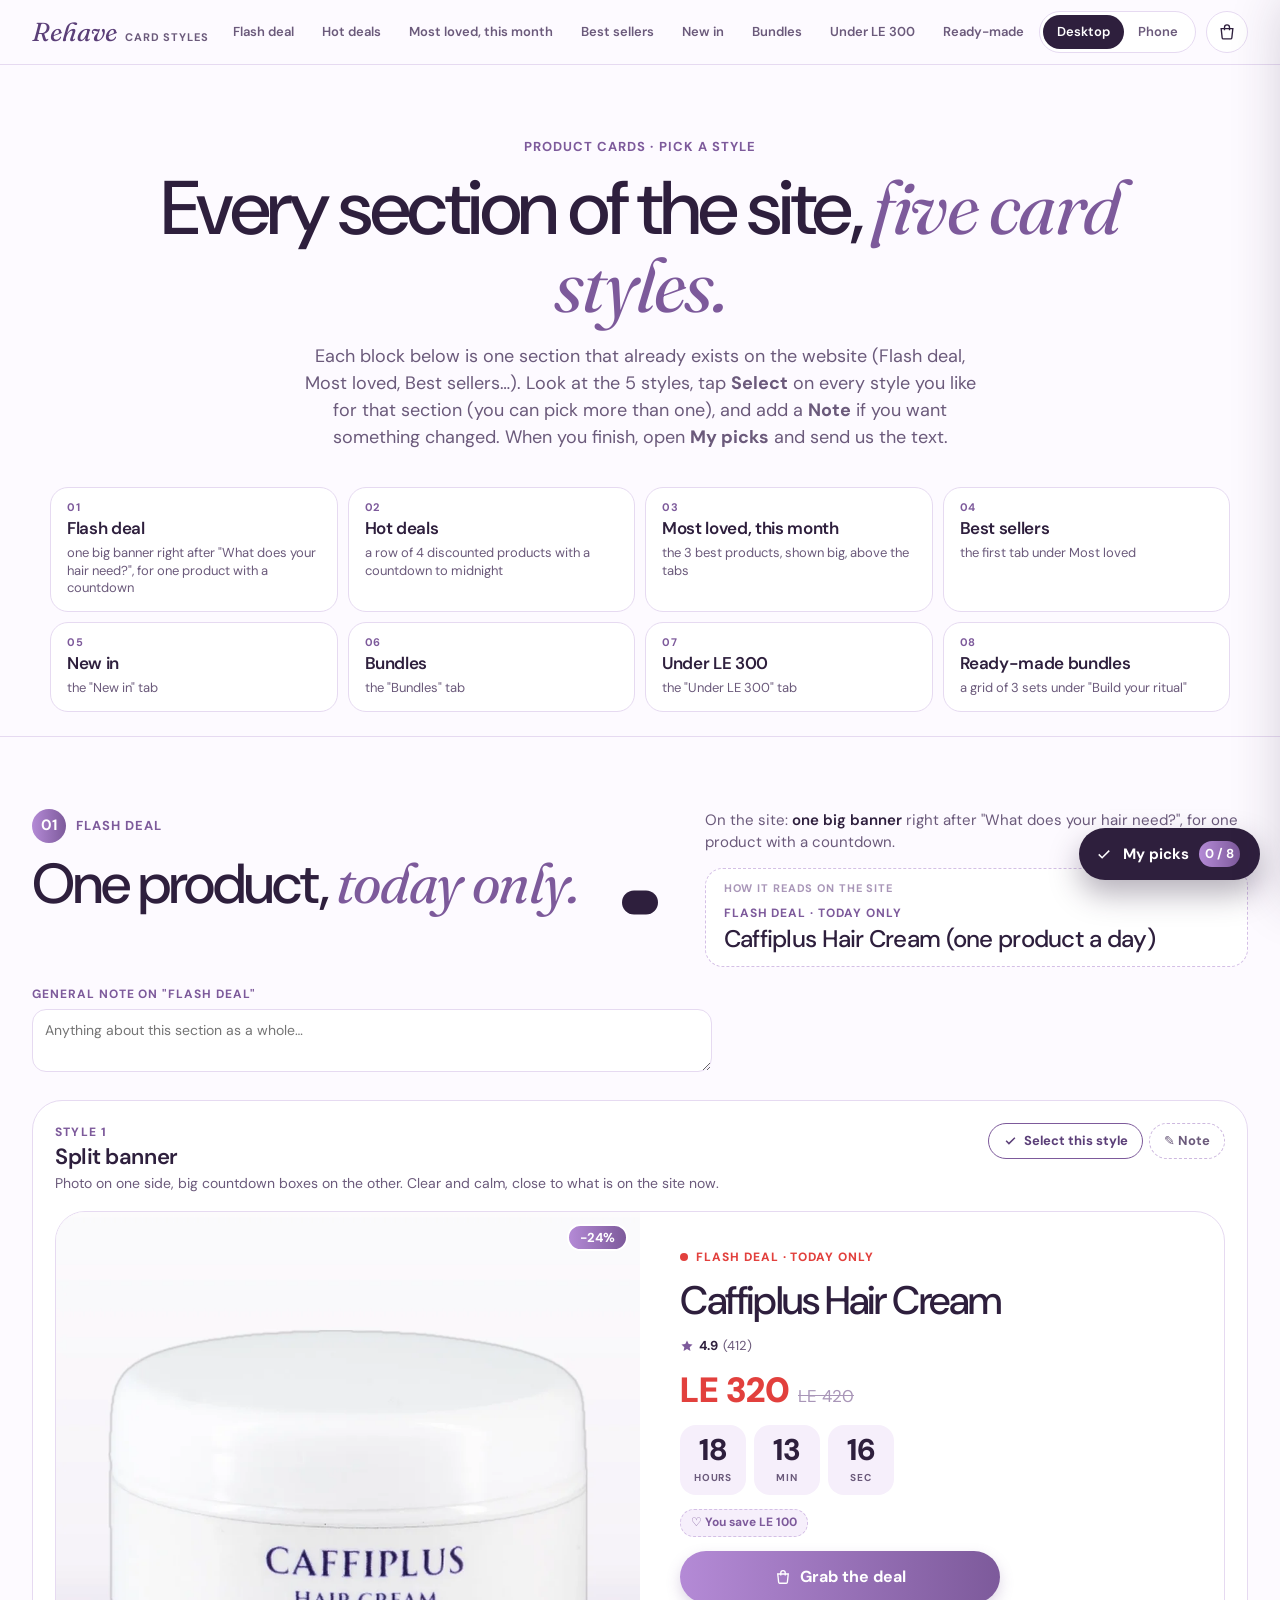
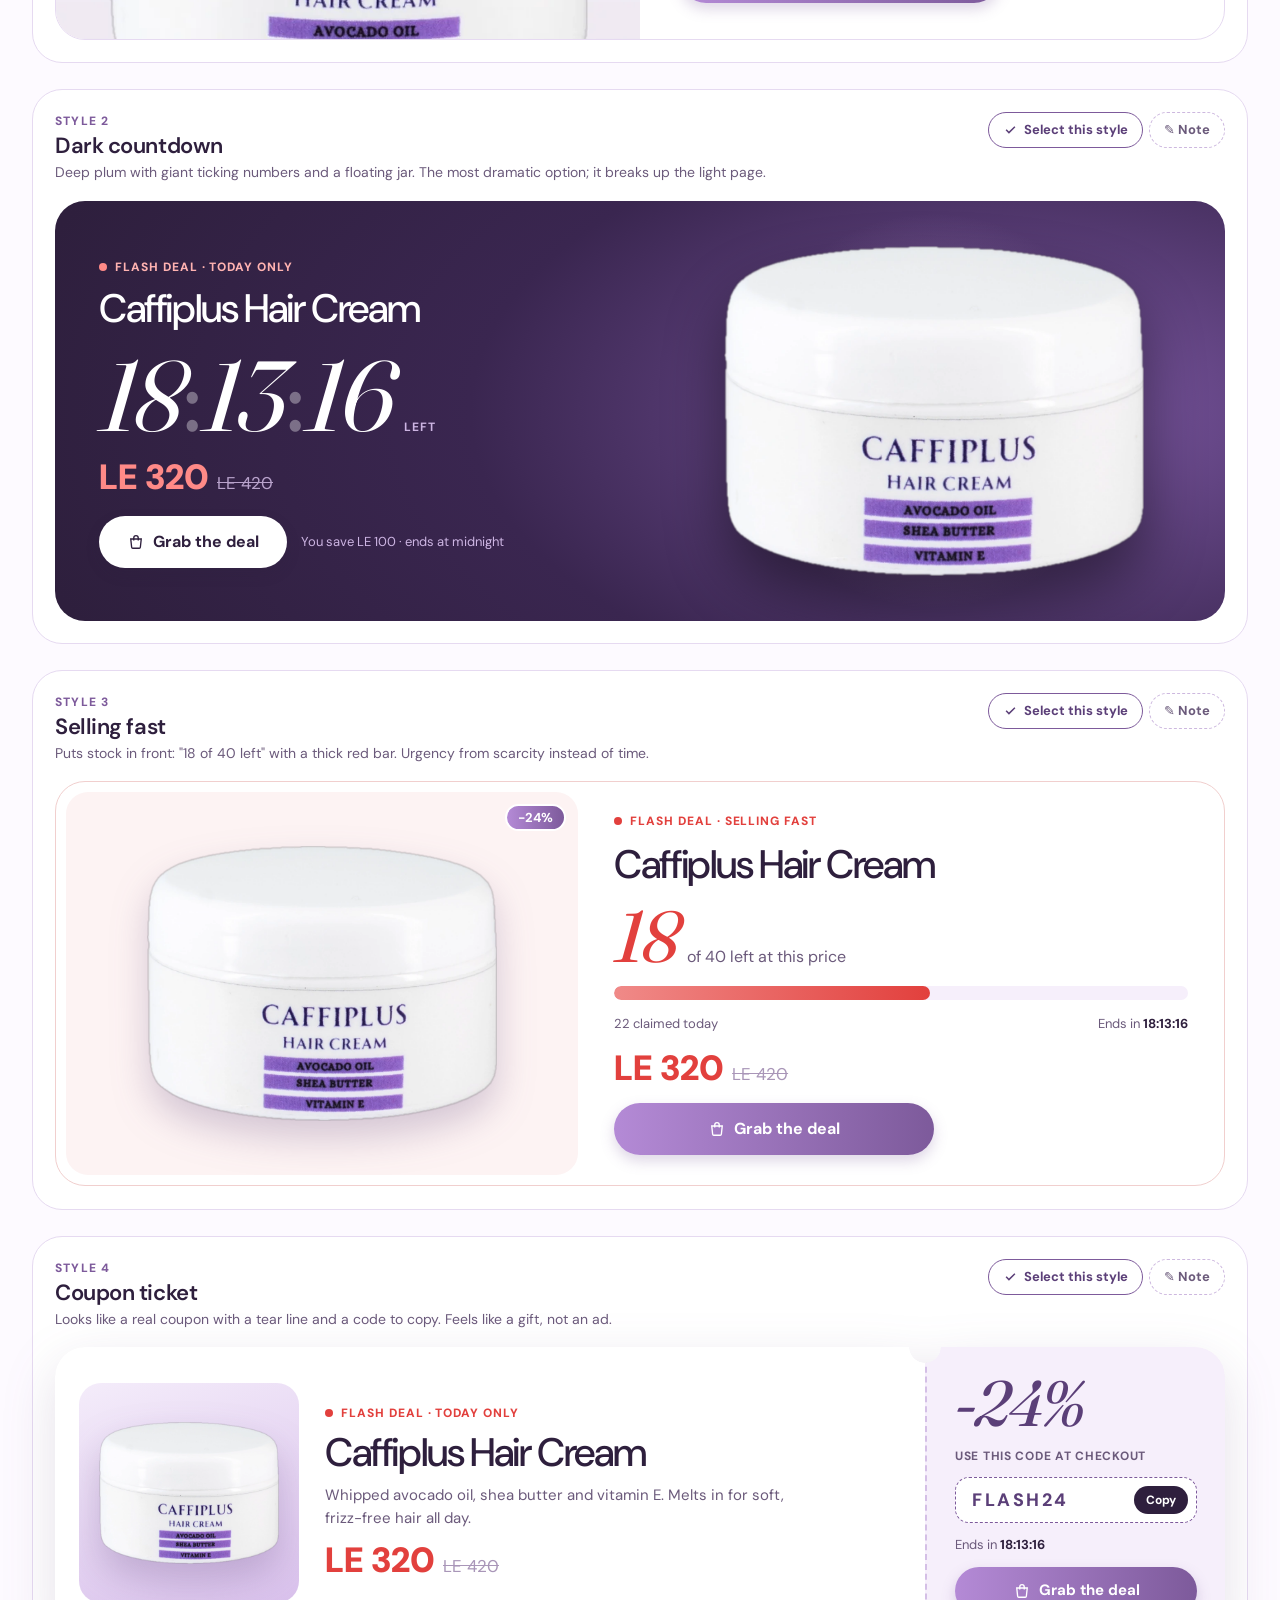
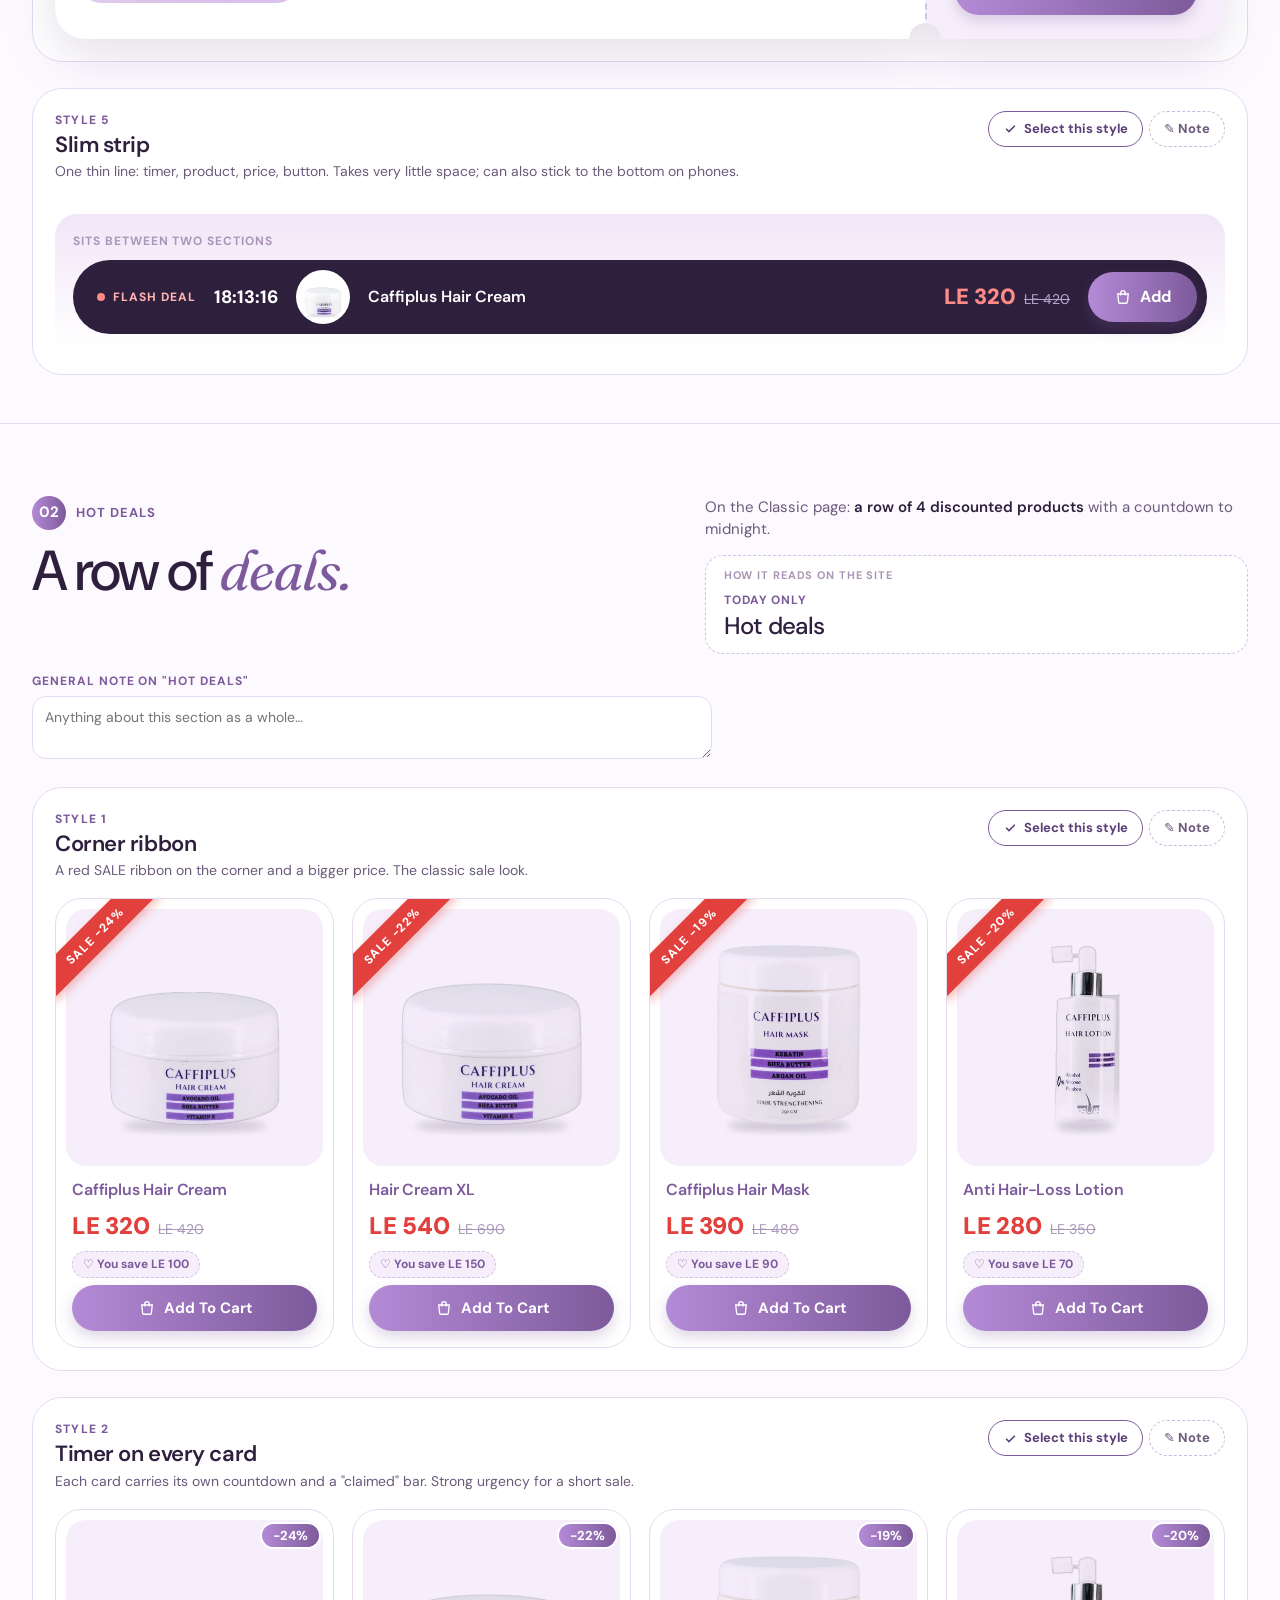
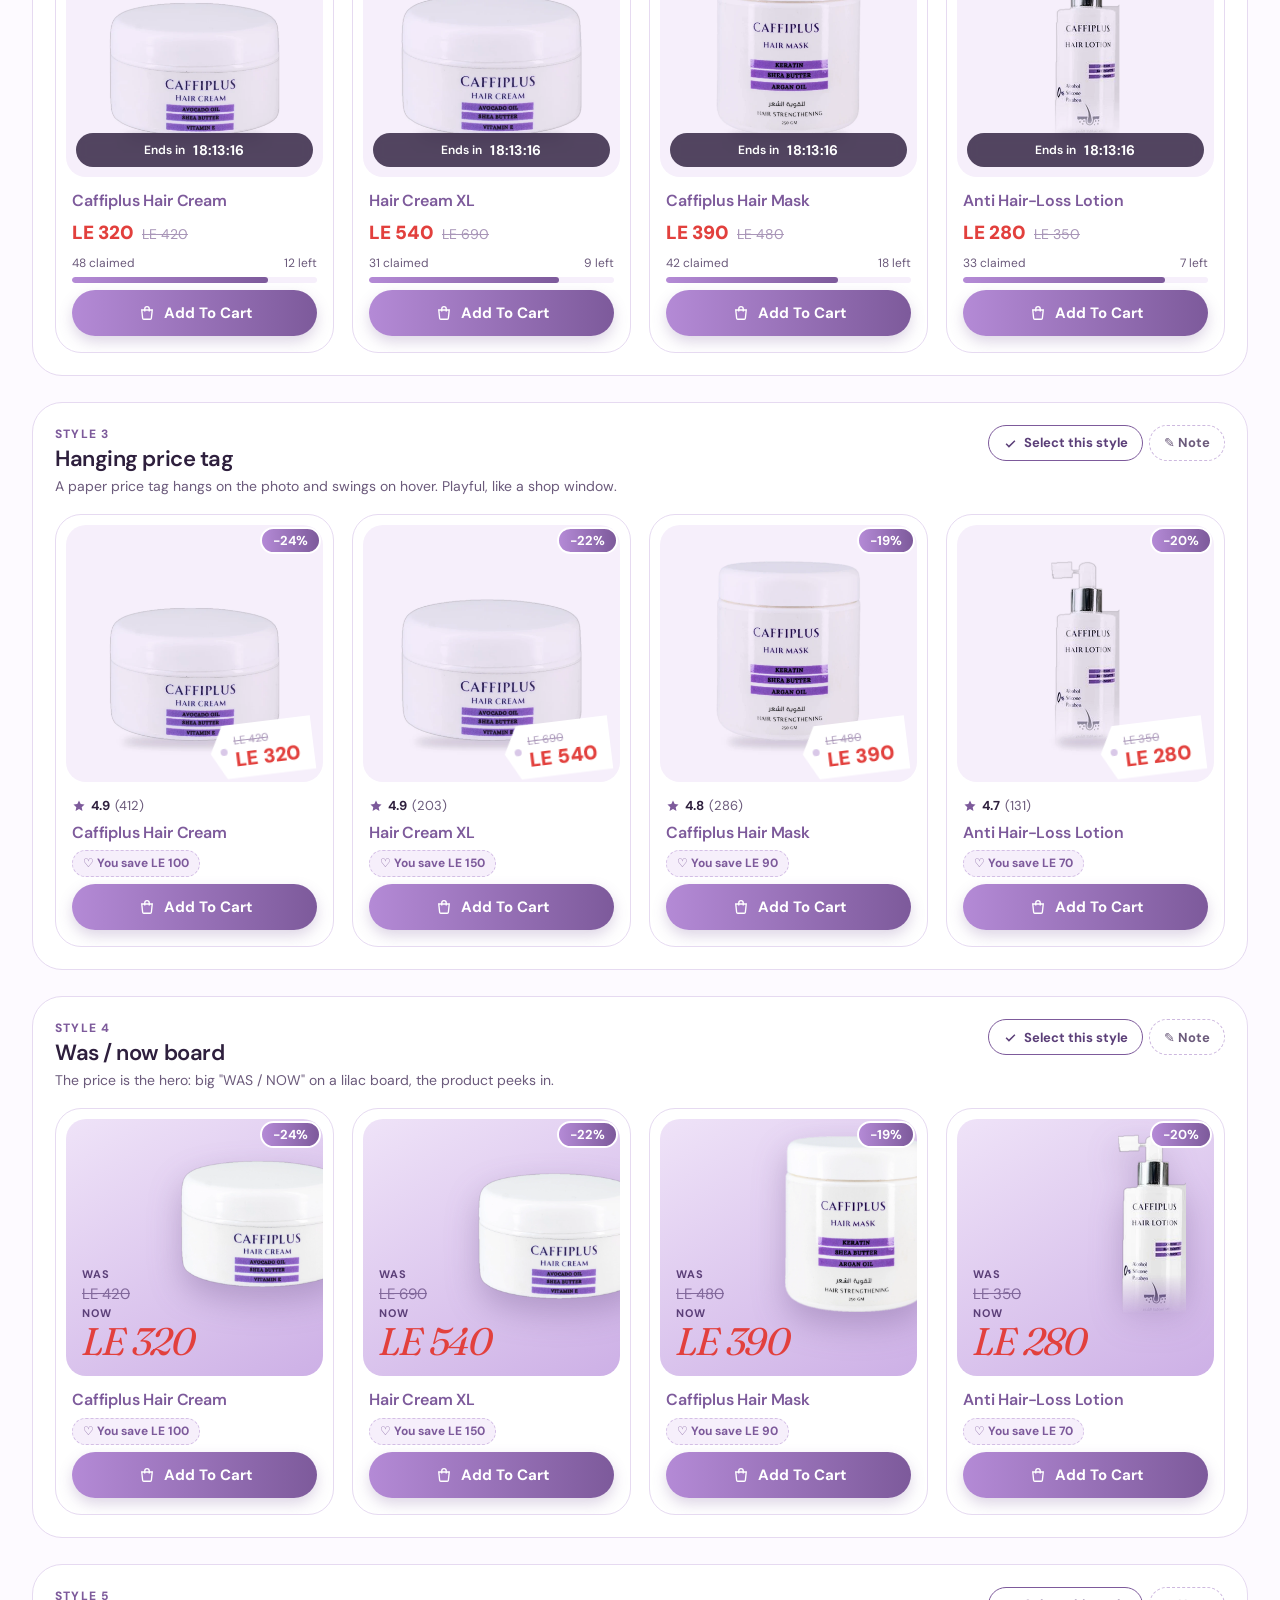
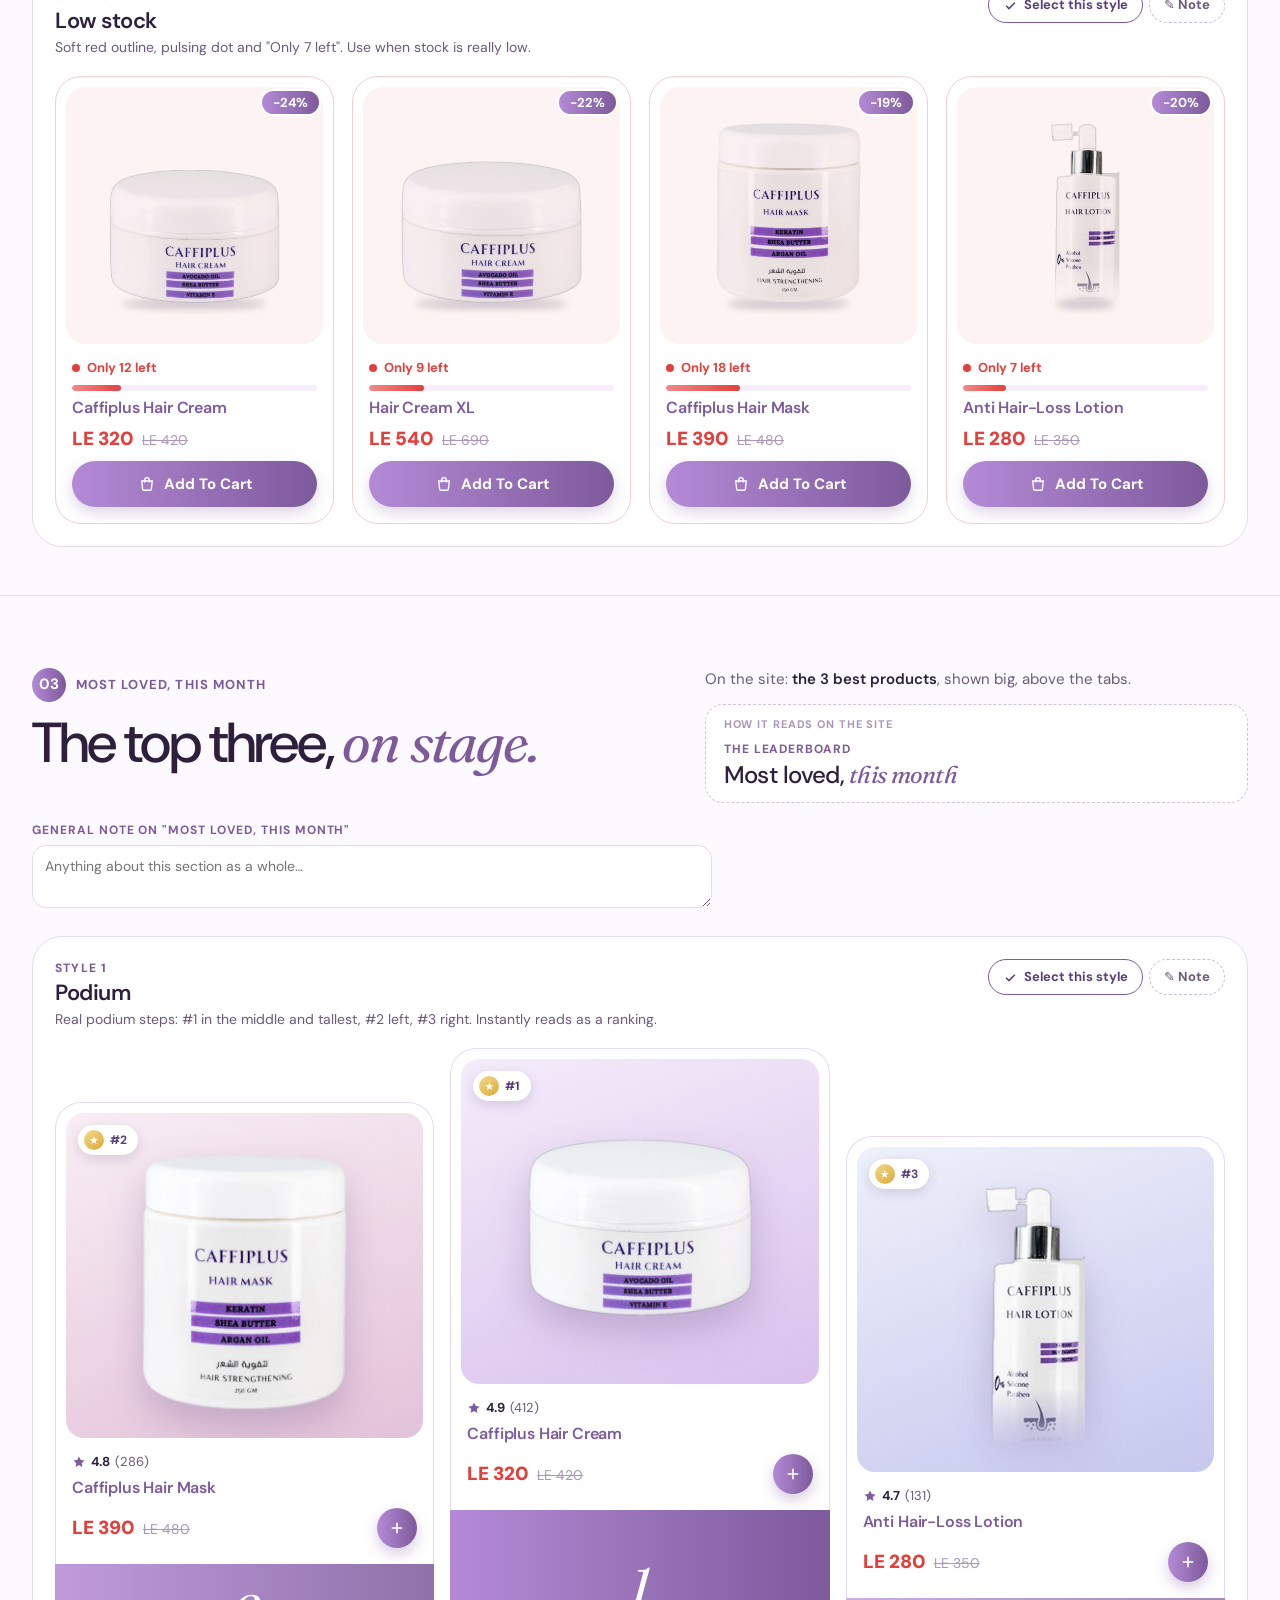
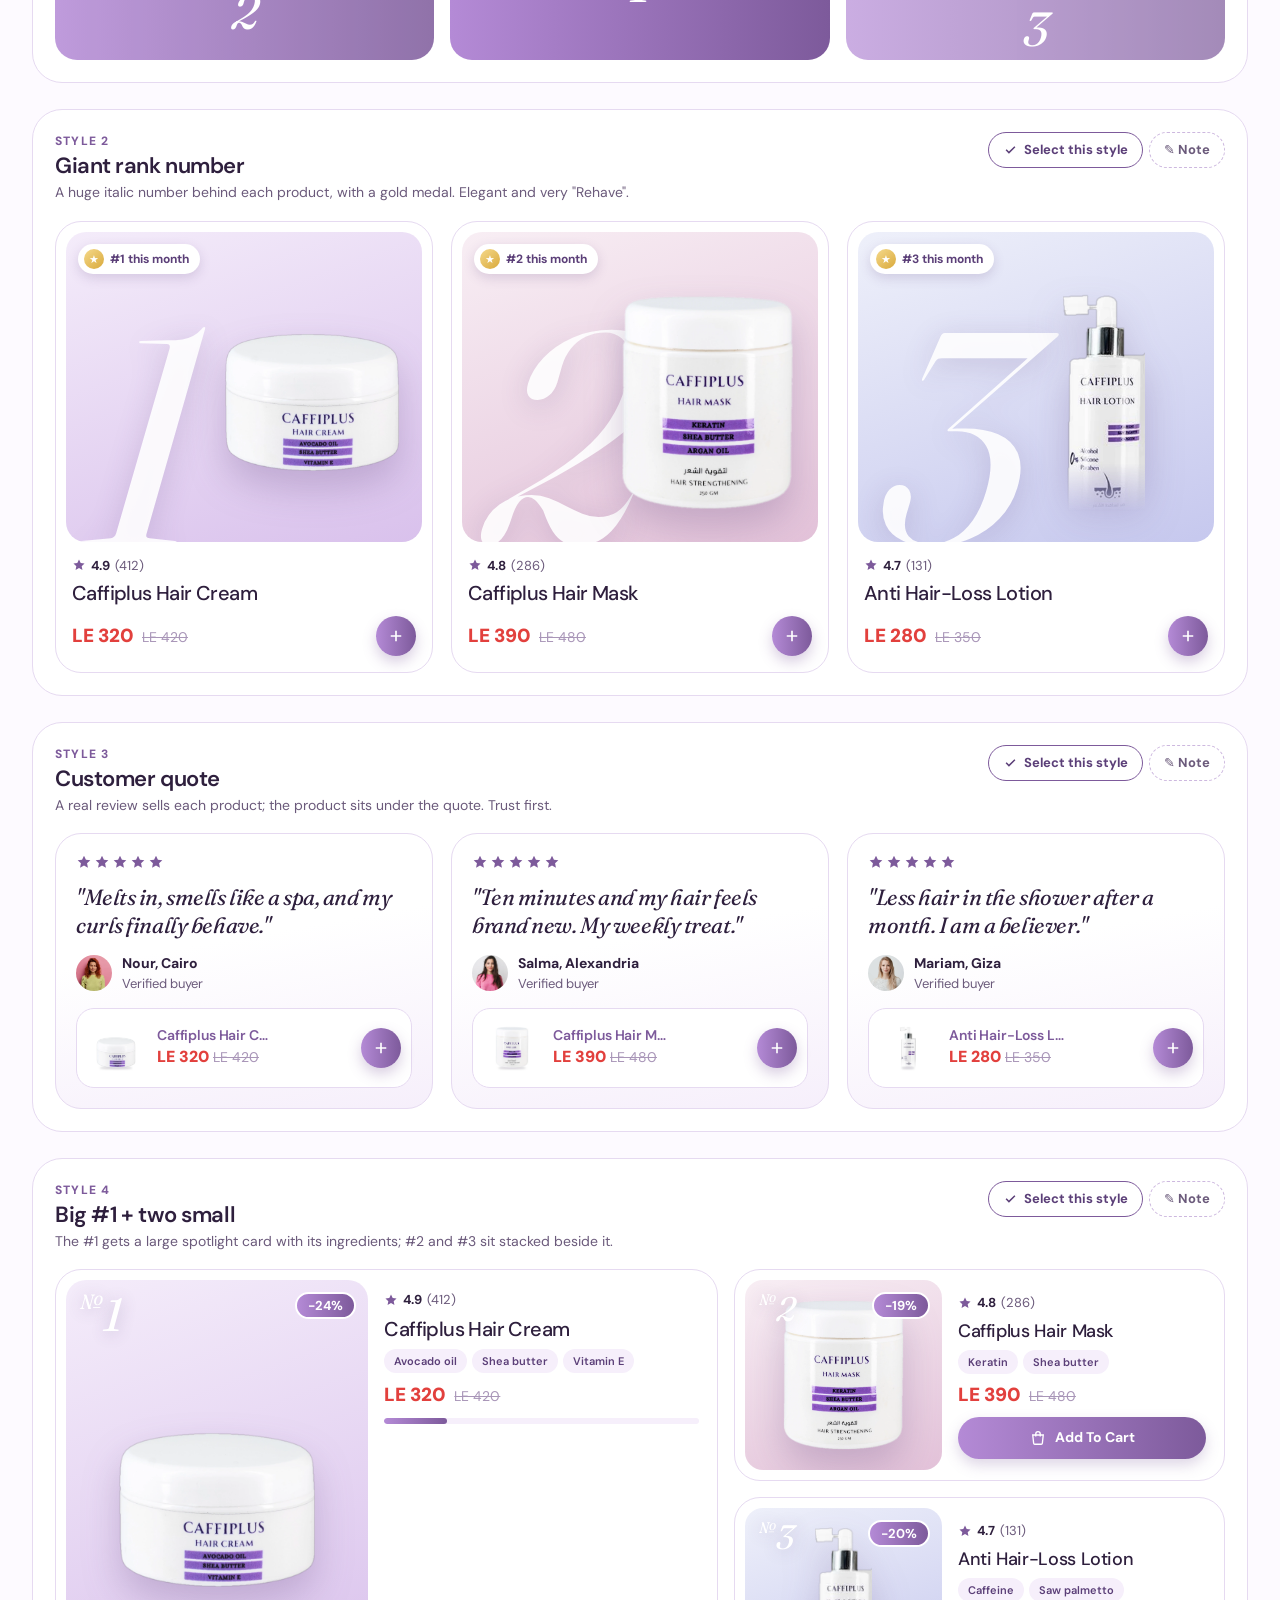
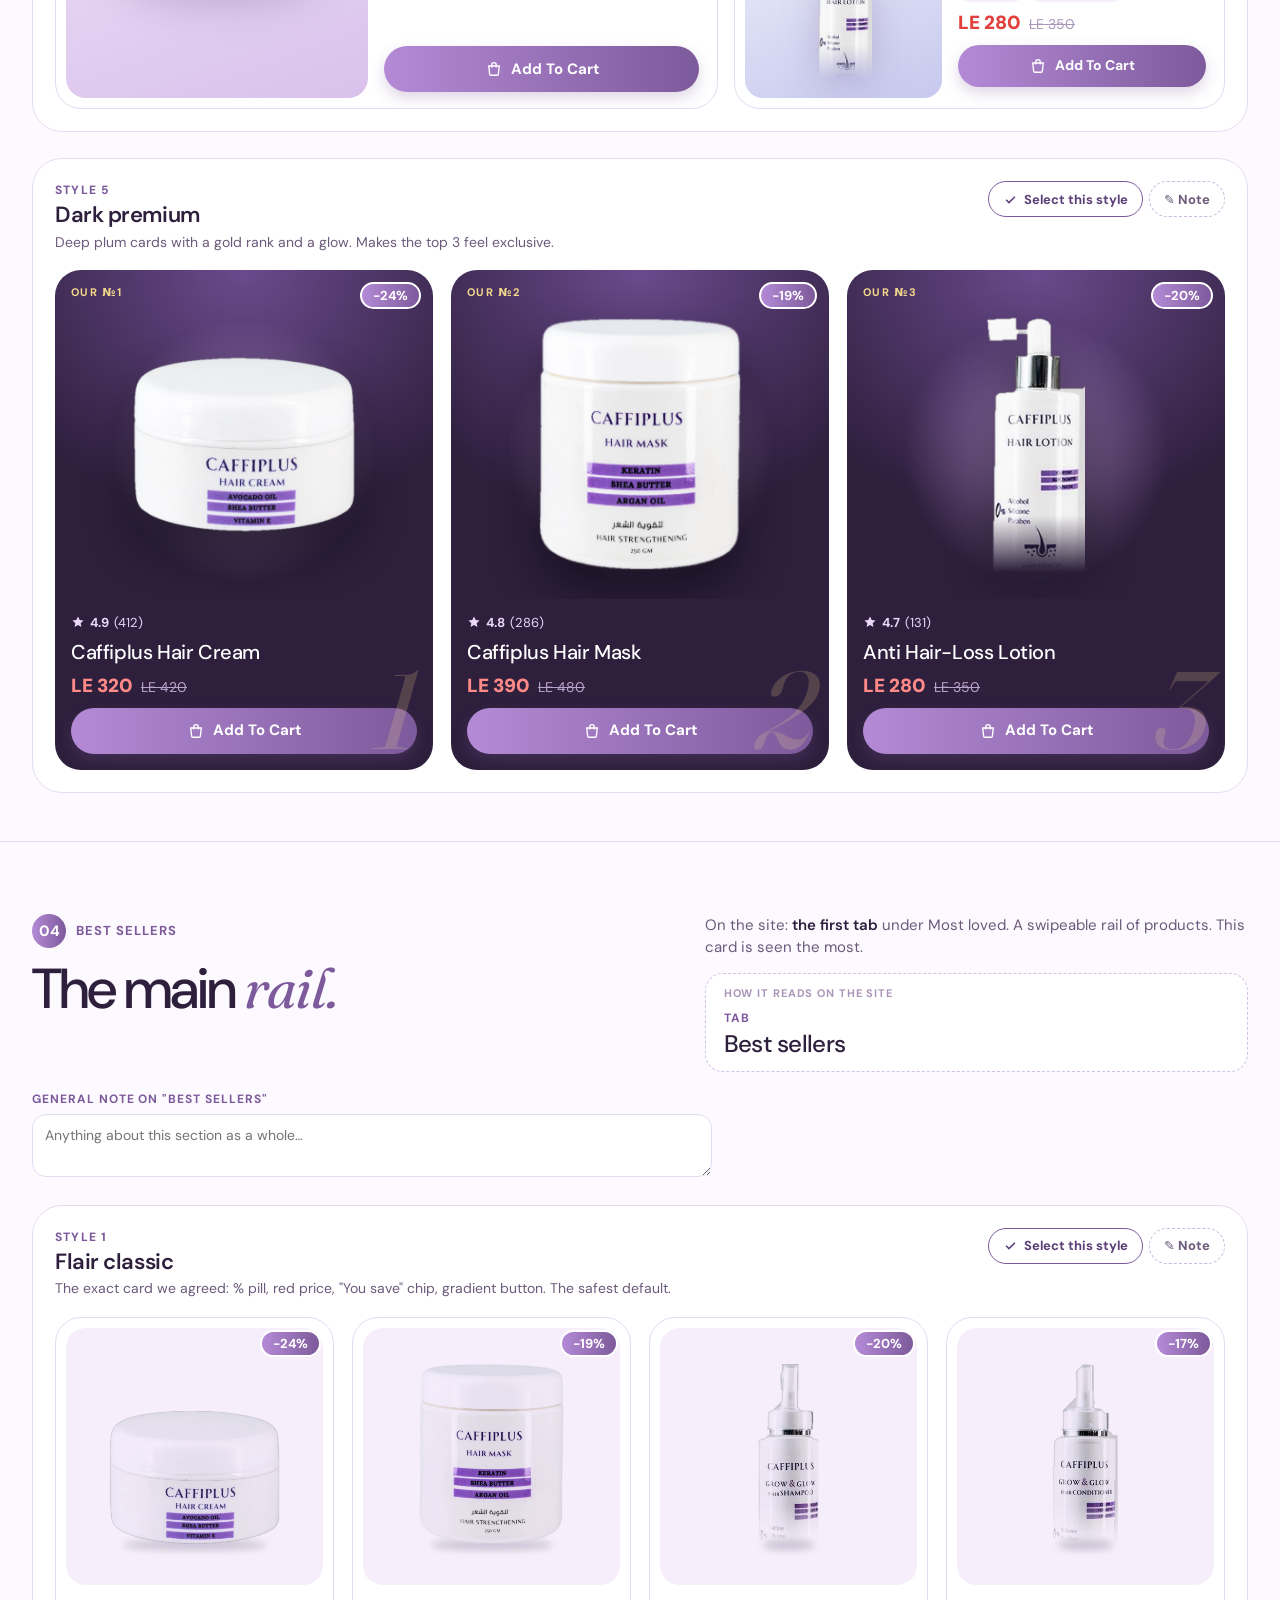
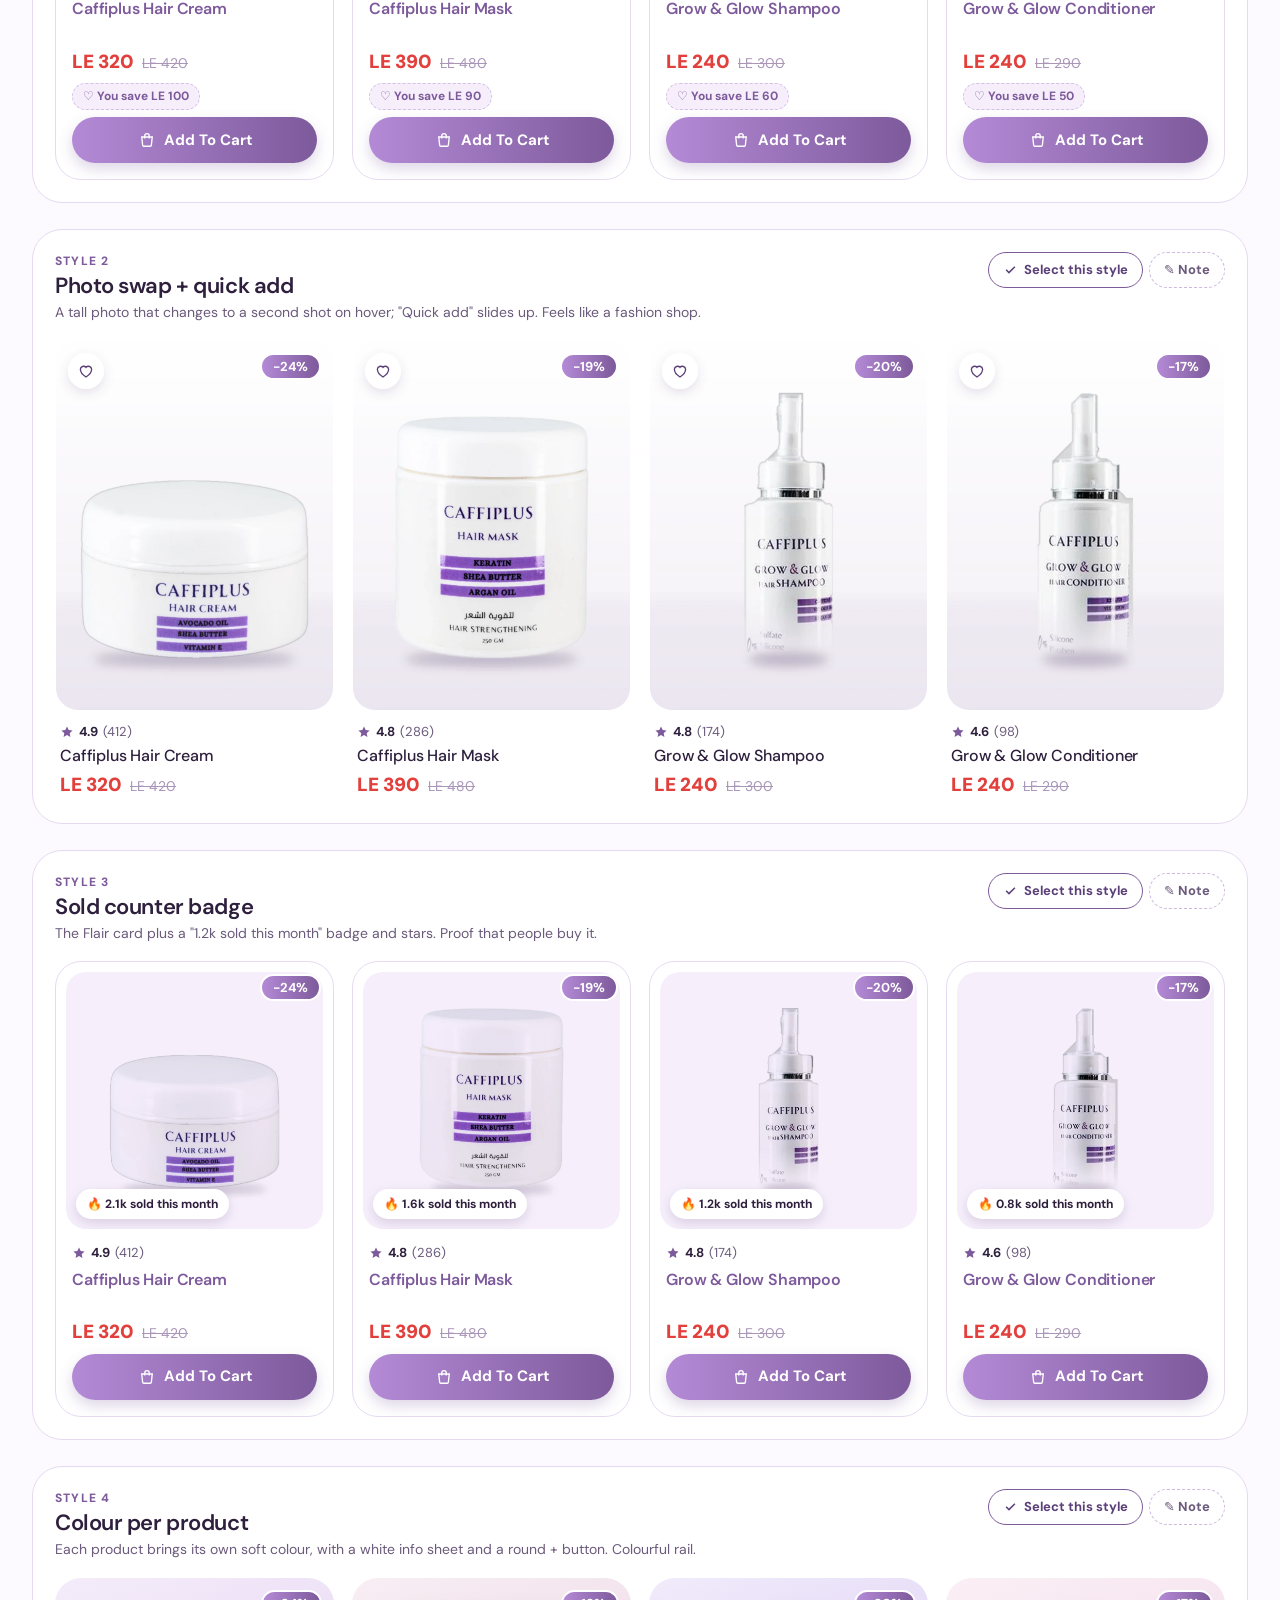
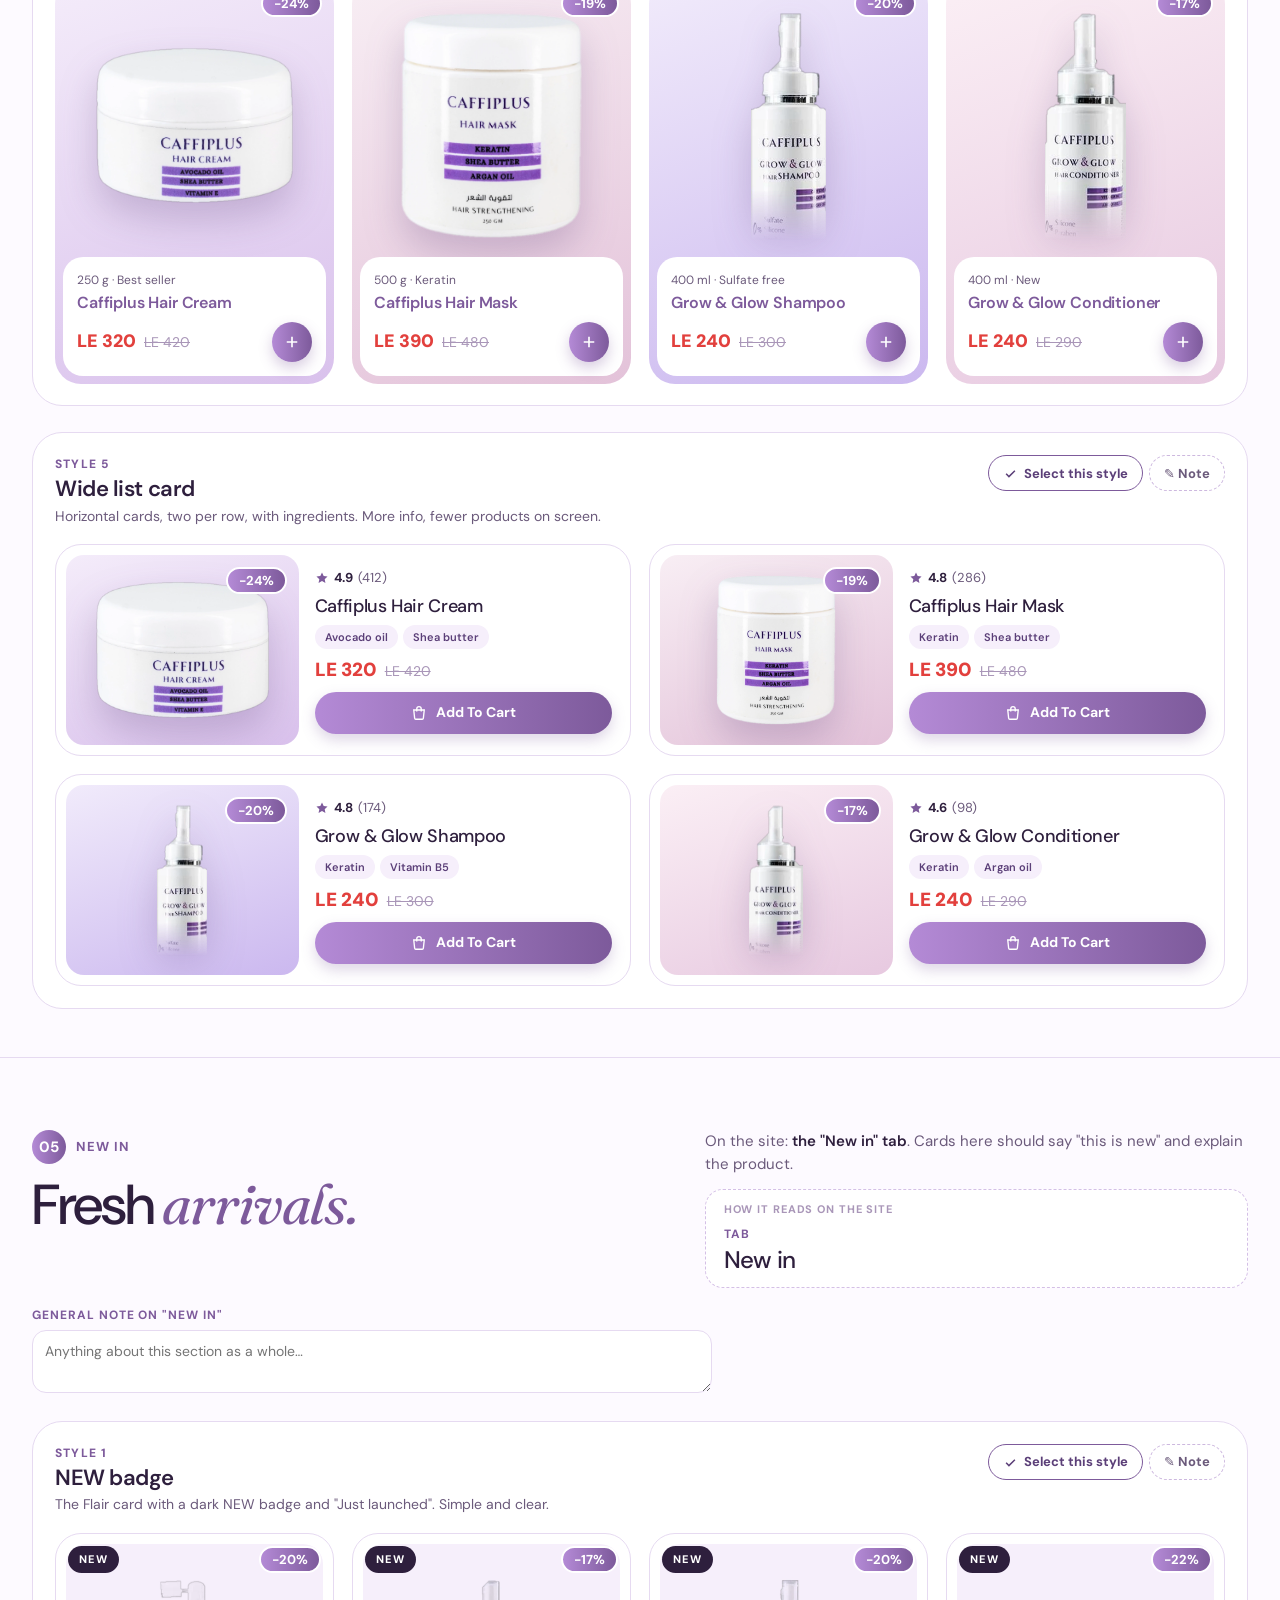
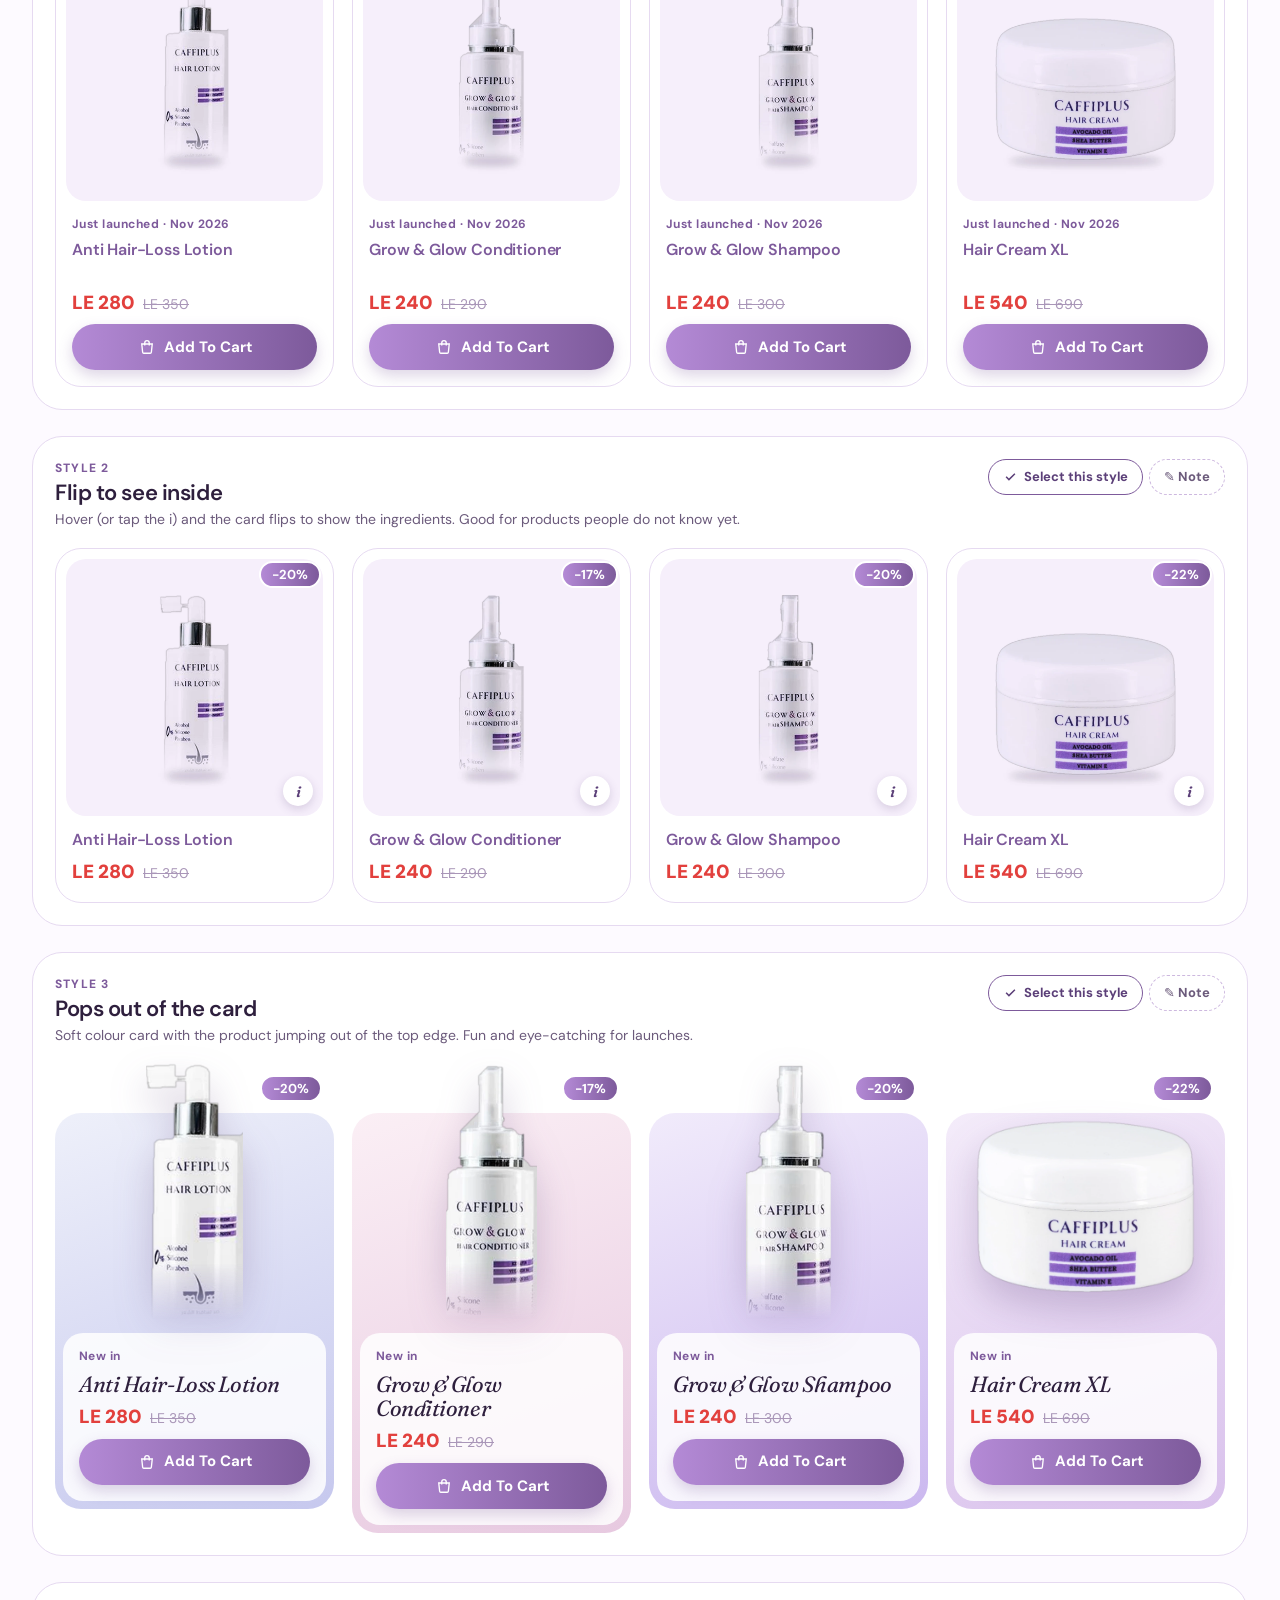
<file: cards.html>
<!doctype html>
<html lang="en">
<head>
<meta charset="utf-8">
<meta name="viewport" content="width=device-width, initial-scale=1">
<title>Rehave Card Styles</title>
<link rel="preconnect" href="https://fonts.googleapis.com">
<link rel="preconnect" href="https://fonts.gstatic.com" crossorigin>
<link href="https://fonts.googleapis.com/css2?family=DM+Sans:opsz,wght@9..40,400;9..40,500;9..40,600;9..40,700;9..40,900&family=Fraunces:ital,opsz,wght@1,9..144,400;1,9..144,500&display=swap" rel="stylesheet">
<style>
/* Rehave card styles: every real section of the site x 5 Flair-based card styles, with select + notes. Standalone preview page. */
:root {
  --ink: #2e1f3d; --ink2: #6b5a7b; --plum: #7d5a9b; --plum-d: #5b3f78; --blush: #b48ad6; --bg: #fdfaff;
  --line: #e6daf1; --grad: linear-gradient(90deg, #b48ad6, #7d5a9b); --red: #e2403d; --soft: #f6effb; --was: #a996b8;
  --serif: "Fraunces", Georgia, serif; --ease: cubic-bezier(.2,.8,.2,1);
}
* { box-sizing: border-box; }
html { -webkit-text-size-adjust: 100%; scroll-behavior: smooth; }
body { margin: 0; background: var(--bg); color: var(--ink); font: 400 16px/1.5 "DM Sans", system-ui, sans-serif; overflow-x: hidden; }
img { display: block; max-width: 100%; }
button { font: inherit; color: inherit; cursor: pointer; border: 0; background: none; padding: 0; }
h3, p { margin: 0; }
.serif { font-family: var(--serif); font-style: italic; font-weight: 400; letter-spacing: -.02em; }
.wrap { max-width: 1360px; margin: 0 auto; padding: 0 16px; }
@media (min-width: 810px) { .wrap { padding: 0 32px; } }

/* ---------- page chrome ---------- */
.top { position: sticky; top: 0; z-index: 40; background: rgba(253,250,255,.88); -webkit-backdrop-filter: blur(12px); backdrop-filter: blur(12px); border-bottom: 1px solid var(--line); }
.top .wrap { display: flex; align-items: center; justify-content: space-between; gap: 12px; height: 64px; }
.brand { font: italic 400 26px/1 var(--serif); color: var(--plum-d); white-space: nowrap; }
.brand small { margin-left: 8px; font: 700 11px/1 "DM Sans"; letter-spacing: .08em; text-transform: uppercase; color: var(--ink2); font-style: normal; }
.jump { display: flex; gap: 4px; overflow-x: auto; scrollbar-width: none; }
.jump a { padding: 7px 12px; border-radius: 999px; font-size: 13px; font-weight: 600; color: var(--ink2); text-decoration: none; white-space: nowrap; }
.jump a:hover { background: var(--soft); color: var(--plum-d); }
.top-r { display: flex; align-items: center; gap: 10px; }
.seg { display: flex; padding: 3px; border: 1px solid var(--line); border-radius: 999px; background: #fff; }
.seg button { padding: 7px 14px; border-radius: 999px; font-size: 13px; font-weight: 600; color: var(--ink2); }
.seg button[aria-pressed="true"] { background: var(--ink); color: #fff; }
.bag { position: relative; display: grid; place-items: center; width: 42px; height: 42px; flex-shrink: 0; border-radius: 50%; background: #fff; border: 1px solid var(--line); }
.bag svg { width: 20px; height: 20px; fill: none; stroke: var(--ink); stroke-width: 1.6; }
.bag b { position: absolute; top: -4px; right: -4px; min-width: 20px; height: 20px; padding: 0 5px; border-radius: 999px; background: var(--red); color: #fff; font-size: 11px; line-height: 20px; text-align: center; transform: scale(0); transition: transform .3s cubic-bezier(.3,1.6,.5,1); }
.bag b.on { transform: scale(1); }
.bag.bump { animation: bump .45s; }
@keyframes bump { 40% { transform: scale(1.18); } }
@media (max-width: 1080px) { .jump { display: none; } }
@media (max-width: 560px) { .seg { display: none; } .brand small { display: none; } }

.intro { padding: 72px 0 24px; text-align: center; }
.eyebrow { margin: 0; font-size: 13px; font-weight: 700; letter-spacing: .08em; text-transform: uppercase; color: var(--plum); }
h1 { margin: 12px auto 0; max-width: 960px; font-size: clamp(40px, 6vw, 76px); line-height: 1; letter-spacing: -.045em; font-weight: 500; }
h1 em, h2 em { color: var(--plum); }
.lead { margin: 18px auto 0; max-width: 680px; font-size: 18px; color: var(--ink2); }
.cats { display: grid; grid-template-columns: repeat(5, 1fr); gap: 10px; margin: 36px auto 0; max-width: 1080px; }
.cats a { display: flex; flex-direction: column; gap: 3px; padding: 14px 16px; border: 1.5px solid var(--line); border-radius: 18px; background: #fff; text-align: left; color: inherit; text-decoration: none; transition: border-color .25s, transform .25s; }
.cats a:hover { border-color: var(--blush); transform: translateY(-3px); }
.cats i { font: normal 700 11px/1 "DM Sans"; letter-spacing: .08em; color: var(--plum); text-transform: uppercase; }
.cats b { font-size: 17px; font-weight: 600; letter-spacing: -.02em; }
.cats span { font-size: 13px; color: var(--ink2); line-height: 1.35; }
@media (max-width: 900px) { .cats { grid-template-columns: repeat(2, 1fr); } }

.cats { grid-template-columns: repeat(4, 1fr); max-width: 1180px; }
@media (max-width: 900px) { .cats { grid-template-columns: repeat(2, 1fr); } }

/* ---------- one block per real site section ---------- */
.cat { padding: 72px 0 48px; border-top: 1px solid var(--line); scroll-margin-top: 64px; }
.cat-head { display: grid; gap: 18px 48px; align-items: start; margin-bottom: 18px; }
@media (min-width: 900px) { .cat-head { grid-template-columns: 1.15fr 1fr; } }
.cat-k { display: inline-flex; align-items: center; gap: 10px; }
.cat-k b { display: grid; place-items: center; width: 34px; height: 34px; border-radius: 50%; background: var(--grad); color: #fff; font-size: 15px; }
h2 { margin: 12px 0 0; font-size: clamp(34px, 4.4vw, 58px); line-height: 1; letter-spacing: -.035em; font-weight: 500; }
.cat-why { margin: 0; color: var(--ink2); font-size: 15px; }
.cat-why strong { color: var(--ink); font-weight: 600; }
.site-h { margin-top: 14px; padding: 14px 18px; border: 1.5px dashed #d4bfe6; border-radius: 18px; background: #fff; }
.site-h small { display: block; font: 700 11px/1 "DM Sans"; letter-spacing: .08em; text-transform: uppercase; color: var(--was); }
.site-h .se { display: block; margin-top: 10px; font-size: 12px; font-weight: 700; letter-spacing: .08em; text-transform: uppercase; color: var(--plum); }
.site-h .st { display: block; margin-top: 4px; font-size: 24px; line-height: 1.1; letter-spacing: -.03em; font-weight: 500; color: var(--ink); }
.site-h .st em { font-family: var(--serif); font-style: italic; font-weight: 400; color: var(--plum); }

.styles { display: grid; gap: 26px; }
.spec { position: relative; min-width: 0; margin: 0; padding: 22px; border: 1.5px solid var(--line); border-radius: 30px; background: #fff; transition: background .25s, border-color .25s, box-shadow .25s; }
.spec.chosen { background: #f6eefc; border-color: var(--plum); box-shadow: 0 0 0 3px rgba(125,90,155,.16); }
.spec-h { display: flex; flex-wrap: wrap; align-items: flex-start; justify-content: space-between; gap: 12px 24px; margin-bottom: 18px; }
.spec-h figcaption { display: flex; flex-direction: column; gap: 3px; flex: 1 1 320px; min-width: 0; }
.spec-h .sn { font-size: 12px; font-weight: 800; letter-spacing: .1em; text-transform: uppercase; color: var(--plum); }
.spec-h figcaption b { font-size: 22px; font-weight: 600; letter-spacing: -.02em; line-height: 1.2; }
.spec-h figcaption span:last-child { font-size: 14px; color: var(--ink2); line-height: 1.45; }
.spec > .note { margin: -4px 0 18px; }
.spec.open > .note { display: block; }
@media (max-width: 560px) { .spec { padding: 16px 12px; border-radius: 24px; } .spec-h figcaption b { font-size: 19px; } }

.stage { container-type: inline-size; margin: 0 auto; max-width: 100%; transition: max-width .45s var(--ease); }
body.phone .stage { max-width: 390px; padding: 16px 12px; border: 1.5px solid var(--line); border-radius: 36px; background: var(--bg); box-shadow: 0 30px 60px -30px rgba(91,63,120,.35); }
.g4, .g3, .g2 { display: grid; gap: 18px; align-items: start; }
.g4 { grid-template-columns: repeat(4, minmax(0, 1fr)); }
.g3 { grid-template-columns: repeat(3, minmax(0, 1fr)); }
.g2 { grid-template-columns: repeat(2, minmax(0, 1fr)); }
.one { max-width: 440px; }
.narrow { max-width: 560px; }
@container (max-width: 980px) { .g4 { grid-template-columns: repeat(2, minmax(0, 1fr)); } }
@container (max-width: 860px) { .g3 { grid-template-columns: repeat(2, minmax(0, 1fr)); } .g2 { grid-template-columns: 1fr; } }
/* on phone, rails swipe sideways like on the site */
@container (max-width: 560px) {
  .g4, .g3 { grid-template-columns: none; grid-auto-flow: column; grid-auto-columns: var(--cw, 64%); gap: 10px; overflow-x: auto; scroll-snap-type: x mandatory; padding-bottom: 6px; scrollbar-width: none; }
  .g3 { --cw: 84%; }
  .g4 > *, .g3 > * { scroll-snap-align: start; }
}
.swipe { display: none; margin-top: 8px; font-size: 12px; color: var(--was); text-align: center; }
@container (max-width: 560px) { .swipe { display: block; } }
/* ---------- shared Flair parts ---------- */
.card { position: relative; display: flex; flex-direction: column; min-width: 0; overflow: hidden; background: #fff; border: 1.5px solid var(--line); border-radius: 26px; transition: transform .35s var(--ease), border-color .35s, box-shadow .35s; }
.card:hover { transform: translateY(-5px); border-color: var(--blush); box-shadow: 0 20px 40px rgba(125,90,155,.18); }
.off { position: absolute; top: 12px; right: 12px; z-index: 3; padding: 5px 11px; border: 2px solid #fff; border-radius: 999px; background: var(--grad); color: #fff; font: 700 13px/1 "DM Sans"; }
.name { color: var(--plum); font-size: 16px; font-weight: 600; line-height: 1.3; letter-spacing: -.01em; }
.price { display: flex; flex-wrap: wrap; align-items: baseline; column-gap: 8px; }
.now { color: var(--red); font-size: 19px; font-weight: 900; line-height: 1.5; }
.was { color: var(--was); font-size: 14px; text-decoration: line-through; }
.save { align-self: flex-start; padding: 3px 10px; border: 1px dashed #d4bfe6; border-radius: 999px; background: var(--soft); color: var(--plum); font-size: 12px; font-weight: 700; line-height: 1.6; white-space: nowrap; }
.rate { display: inline-flex; align-items: center; gap: 5px; font-size: 13px; color: var(--ink2); }
.rate svg { width: 14px; height: 14px; fill: var(--plum); }
.rate b { color: var(--ink); }
.btn { display: flex; align-items: center; justify-content: center; gap: 8px; width: 100%; height: 46px; padding: 0 16px; border-radius: 999px; background: var(--grad); box-shadow: 0 6px 14px rgba(125,90,155,.25); color: #fff; font-size: 15px; font-weight: 700; white-space: nowrap; transition: filter .2s, transform .2s, background .2s; }
.btn:hover { filter: brightness(1.08); }
.btn:active { transform: scale(.97); }
.btn svg { width: 18px; height: 18px; flex-shrink: 0; fill: none; stroke: currentColor; stroke-width: 1.8; }
.btn.ok { background: var(--ink); }
.btn.light { background: #fff; color: var(--ink); box-shadow: 0 6px 14px rgba(46,31,61,.18); }
.btn.light.ok { background: var(--ink); color: #fff; }
.rnd { display: grid; place-items: center; width: 40px; height: 40px; flex-shrink: 0; border-radius: 50%; background: var(--grad); color: #fff; box-shadow: 0 6px 14px rgba(125,90,155,.3); transition: transform .25s; }
.rnd:hover { transform: rotate(90deg) scale(1.06); }
.rnd svg { width: 18px; height: 18px; fill: none; stroke: currentColor; stroke-width: 2.2; }
.step { display: flex; align-items: center; height: 40px; border-radius: 999px; background: var(--ink); color: #fff; animation: grow .35s cubic-bezier(.3,1.4,.5,1); transform-origin: right center; }
.step button { width: 32px; height: 40px; font-size: 18px; font-weight: 600; color: #fff; }
.step span { min-width: 16px; text-align: center; font-size: 14px; font-weight: 700; }
@keyframes grow { from { transform: scaleX(.4); opacity: 0; } }
.heart { position: absolute; top: 12px; left: 12px; z-index: 3; display: grid; place-items: center; width: 36px; height: 36px; border-radius: 50%; background: rgba(255,255,255,.9); box-shadow: 0 4px 12px rgba(91,63,120,.15); transition: transform .2s; }
.heart svg { width: 18px; height: 18px; fill: none; stroke: var(--plum-d); stroke-width: 1.8; transition: fill .2s; }
.heart[aria-pressed="true"] svg { fill: var(--red); stroke: var(--red); }
.heart:active { transform: scale(.85); }
.media { position: relative; overflow: hidden; background: var(--soft); }
.media > img { width: 100%; height: 100%; object-fit: cover; transition: transform .6s var(--ease), opacity .45s; }
.cut { object-fit: contain !important; filter: drop-shadow(0 18px 18px rgba(91,63,120,.25)); }
.bar { display: block; height: 6px; border-radius: 999px; background: var(--soft); overflow: hidden; }
.bar i { display: block; height: 100%; border-radius: inherit; background: var(--grad); }
.pad { display: flex; flex: 1; flex-direction: column; gap: 7px; padding: 14px 16px 16px; }
.sq { aspect-ratio: 1; margin: 10px 10px 0; border-radius: 20px; }
.sq > img { mix-blend-mode: multiply; }

/* ================= 1. STANDARD ================= */
.s1:hover .media > img { transform: scale(1.05); }
.s1 .name { min-height: 2.6em; }
.s1 .btn { margin-top: auto; }
/* S2 Hover reveal */
.s2 { border-color: transparent; background: transparent; overflow: visible; }
.s2:hover { border-color: transparent; box-shadow: none; }
.s2 .media { aspect-ratio: 3 / 4; border-radius: 22px; }
.s2 .media .b { position: absolute; inset: 0; opacity: 0; }
.s2:hover .media .b { opacity: 1; transform: scale(1.03); }
.s2 .qa { position: absolute; left: 10px; right: 10px; bottom: 10px; z-index: 3; transform: translateY(130%); transition: transform .4s var(--ease); }
.s2:hover .qa, .s2:focus-within .qa { transform: none; }
@media (hover: none) { .s2 .qa { transform: none; } }
.s2 .btn { height: 42px; font-size: 14px; }
.s2 .pad { padding: 12px 4px 0; gap: 4px; }
.s2 .name { color: var(--ink); font-weight: 500; }
/* S3 Tinted */
.s3 { border: 0; background: var(--g); }
.s3 .media { aspect-ratio: 1; background: transparent; }
.s3 .media > img { position: absolute; left: 14%; top: 12%; width: 72%; height: 82%; }
.s3:hover .media > img { transform: translateY(-8px) rotate(-3deg); }
.s3 .sheet { display: flex; flex-direction: column; gap: 4px; margin: 0 8px 8px; padding: 14px; border-radius: 20px; background: #fff; }
.s3 .sheet small { font-size: 12px; color: var(--ink2); }
.s3 .foot { display: flex; align-items: center; justify-content: space-between; gap: 8px; margin-top: 4px; }
.s3 .now { font-size: 18px; }
/* S4 Flip */
.s4 { border: 0; background: transparent; overflow: visible; perspective: 1200px; }
.s4:hover { box-shadow: none; }
.s4 .inner { display: grid; transition: transform .7s var(--ease); transform-style: preserve-3d; }
.s4 .face { grid-area: 1 / 1; position: relative; display: flex; flex-direction: column; overflow: hidden; border: 1.5px solid var(--line); border-radius: 26px; background: #fff; -webkit-backface-visibility: hidden; backface-visibility: hidden; }
.s4 .back { transform: rotateY(180deg); padding: 18px; gap: 10px; background: linear-gradient(170deg, #fff, var(--soft)); border-color: var(--blush); }
@media (hover: hover) { .s4:hover .inner { transform: rotateY(180deg); } }
.s4.flipped .inner { transform: rotateY(180deg); }
.s4 .info { position: absolute; bottom: 10px; right: 10px; z-index: 3; display: grid; place-items: center; width: 30px; height: 30px; border-radius: 50%; background: #fff; color: var(--plum-d); font: italic 600 15px/1 var(--serif); box-shadow: 0 3px 10px rgba(91,63,120,.2); }
.s4 .back h4 { margin: 0; font-size: 12px; font-weight: 700; letter-spacing: .08em; text-transform: uppercase; color: var(--plum); }
.s4 .back ul { margin: 0; padding: 0; list-style: none; display: grid; gap: 8px; }
.s4 .back li { display: flex; align-items: center; gap: 8px; font-size: 14px; font-weight: 600; }
.s4 .back li::before { content: ""; width: 8px; height: 8px; border-radius: 50%; background: var(--grad); flex-shrink: 0; }
.s4 .back p { font-size: 13px; color: var(--ink2); line-height: 1.45; }
.s4 .back .btn { margin-top: auto; }
/* S5 Size picker */
.sizes { display: flex; gap: 6px; }
.sizes button { flex: 1; height: 34px; border: 1.5px solid var(--line); border-radius: 12px; font-size: 13px; font-weight: 600; color: var(--ink2); transition: all .2s; }
.sizes button[aria-pressed="true"] { border-color: var(--plum); background: var(--soft); color: var(--plum-d); }
.s5 .btn { margin-top: 4px; }

/* ================= 2. SALE ================= */
.ribbon { position: absolute; top: 22px; left: -36px; z-index: 4; width: 150px; padding: 6px 0; transform: rotate(-45deg); background: var(--red); color: #fff; text-align: center; font-size: 12px; font-weight: 800; letter-spacing: .08em; box-shadow: 0 4px 10px rgba(226,64,61,.35); }
.d1 .now { font-size: 24px; }
.timer { position: absolute; left: 10px; right: 10px; bottom: 10px; z-index: 3; display: flex; align-items: center; justify-content: center; gap: 8px; height: 34px; border-radius: 999px; background: rgba(46,31,61,.82); -webkit-backdrop-filter: blur(6px); backdrop-filter: blur(6px); color: #fff; font-size: 12px; font-weight: 600; }
.timer b { font-variant-numeric: tabular-nums; font-size: 14px; letter-spacing: .02em; }
.claim { display: grid; gap: 5px; font-size: 12px; color: var(--ink2); }
.claim div { display: flex; justify-content: space-between; }
.tag { position: absolute; right: 10px; bottom: 14px; z-index: 3; display: flex; flex-direction: column; align-items: flex-start; padding: 8px 14px 8px 24px; background: #fff; color: var(--ink); transform: rotate(-7deg); transform-origin: right center;
  clip-path: polygon(14px 0, 100% 0, 100% 100%, 14px 100%, 0 50%); transition: transform .4s var(--ease); }
.tag::before { content: ""; position: absolute; left: 10px; top: 50%; width: 7px; height: 7px; margin-top: -3.5px; border-radius: 50%; background: #d9c8e8; }
.tag s { font-size: 11px; color: var(--was); }
.tag b { color: var(--red); font-size: 20px; font-weight: 900; line-height: 1.05; }
.d3:hover .tag { transform: rotate(3deg); }
.d4 { border-color: #f1cfce; }
.d4:hover { border-color: var(--red); }
.d4 .media { background: #fdf3f3; }
.urg { display: flex; align-items: center; gap: 7px; font-size: 13px; font-weight: 700; color: var(--red); }
.urg i { width: 8px; height: 8px; border-radius: 50%; background: var(--red); animation: ping 1.4s infinite; }
@keyframes ping { 0% { box-shadow: 0 0 0 0 rgba(226,64,61,.55); } 100% { box-shadow: 0 0 0 9px rgba(226,64,61,0); } }
.d4 .bar i { background: linear-gradient(90deg, #f08a88, var(--red)); }
.d5 .board { position: relative; display: flex; flex-direction: column; justify-content: flex-end; aspect-ratio: 1; margin: 10px 10px 0; padding: 16px; overflow: hidden; border-radius: 20px; background: linear-gradient(150deg, #efe3f8, #cdb0e6); }
.d5 .board img { position: absolute; right: -8%; top: 6%; width: 64%; height: 70%; object-fit: contain; filter: drop-shadow(0 14px 16px rgba(91,63,120,.3)); transition: transform .6s var(--ease); }
.d5:hover .board img { transform: rotate(-6deg) translateY(-6px); }
.d5 .board small { position: relative; font-size: 11px; font-weight: 700; letter-spacing: .1em; color: var(--plum-d); }
.d5 .board s { position: relative; font-size: 15px; color: var(--plum-d); opacity: .7; }
.d5 .board strong { position: relative; font: italic 400 clamp(32px, 3vw, 44px)/1 var(--serif); color: var(--red); letter-spacing: -.03em; }

/* ================= 3. BEST SELLER ================= */
.f1 { display: grid; grid-template-columns: minmax(0, 1fr) minmax(0, 1.1fr); padding: 10px; gap: 6px; }
.f1 .media { min-height: 280px; border-radius: 20px; background: var(--g); }
.f1 .media > img { position: absolute; left: 17%; bottom: 10%; width: 66%; height: 70%; }
.f1:hover .media > img { transform: translateY(-8px) rotate(-3deg); }
.rank { position: absolute; top: 12px; left: 14px; z-index: 2; font: italic 400 46px/1 var(--serif); color: #fff; text-shadow: 0 2px 16px rgba(91,63,120,.3); }
.rank small { font-size: .45em; vertical-align: top; }
.f1 .pad { padding: 10px 8px 6px 10px; gap: 8px; }
.f1 .name, .f2 .name { color: var(--ink); font-size: 20px; font-weight: 500; letter-spacing: -.03em; line-height: 1.15; }
.chips { display: flex; flex-wrap: wrap; gap: 5px; }
.chips span { padding: 4px 10px; border-radius: 999px; background: var(--soft); color: var(--plum-d); font-size: 11px; font-weight: 600; }
.f1 .btn { margin-top: auto; }
@container (max-width: 560px) { .f1 { grid-template-columns: 1fr; } .f1 .media { min-height: 230px; } }
.f2 .media { aspect-ratio: 1.15; margin: 10px 10px 0; border-radius: 20px; background: var(--g); }
.f2 .num { position: absolute; left: 6%; bottom: -14%; font: italic 400 min(300px, 58cqw)/1 var(--serif); color: rgba(255,255,255,.9); letter-spacing: -.06em; pointer-events: none; text-shadow: 0 6px 30px rgba(91,63,120,.18); }
.f2 .media > img { position: absolute; right: 6%; top: 20%; width: 50%; height: 70%; }
.f2:hover .media > img { transform: scale(1.06) translateY(-6px); }
.medal { position: absolute; top: 12px; left: 12px; z-index: 3; display: flex; align-items: center; gap: 6px; padding: 5px 11px 5px 6px; border-radius: 999px; background: #fff; font-size: 12px; font-weight: 700; color: var(--plum-d); box-shadow: 0 4px 12px rgba(91,63,120,.18); }
.medal i { display: grid; place-items: center; width: 20px; height: 20px; border-radius: 50%; background: linear-gradient(140deg, #f5d98b, #d9a93b); color: #fff; font-style: normal; font-size: 11px; }
.f2 .foot { display: flex; align-items: center; justify-content: space-between; gap: 10px; margin-top: 4px; }
.f3 { padding: 20px; gap: 14px; background: linear-gradient(170deg, #fff 40%, var(--soft)); }
.stars { display: flex; gap: 2px; }
.stars svg { width: 16px; height: 16px; fill: var(--plum); }
.f3 blockquote { margin: 0; font: italic 400 22px/1.25 var(--serif); letter-spacing: -.02em; color: var(--ink); }
.who { display: flex; align-items: center; gap: 10px; font-size: 13px; color: var(--ink2); }
.who img { width: 36px; height: 36px; border-radius: 50%; object-fit: cover; }
.who b { display: block; color: var(--ink); font-size: 14px; }
.prow { display: flex; align-items: center; gap: 12px; padding: 10px; border-radius: 18px; background: #fff; border: 1px solid var(--line); }
.prow img { width: 58px; height: 58px; border-radius: 12px; object-fit: cover; background: var(--soft); flex-shrink: 0; }
.prow > div { flex: 1; min-width: 0; }
.prow .name { font-size: 14px; white-space: nowrap; overflow: hidden; text-overflow: ellipsis; }
.prow .now { font-size: 16px; }
.f4 { padding: 18px; gap: 12px; }
.f4 .top4 { display: flex; justify-content: space-between; gap: 10px; }
.f4 .big { font: italic 400 48px/1 var(--serif); color: var(--plum-d); letter-spacing: -.04em; }
.f4 .big + small { display: block; margin-top: 4px; font-size: 12px; color: var(--ink2); }
.f4 .thumb { width: 92px; height: 92px; flex-shrink: 0; border-radius: 18px; background: var(--g); }
.f4 .thumb img { width: 100%; height: 100%; object-fit: contain; padding: 8px; filter: drop-shadow(0 8px 10px rgba(91,63,120,.25)); }
.spark { display: flex; align-items: flex-end; gap: 5px; height: 56px; }
.spark i { flex: 1; border-radius: 6px 6px 2px 2px; background: var(--line); transform-origin: bottom; }
.spark i:last-child { background: var(--grad); }
.f4 .lbl { display: flex; justify-content: space-between; font-size: 11px; color: var(--was); }
.f4 .name { color: var(--ink); font-size: 18px; font-weight: 500; }
.f5 { border: 0; background: radial-gradient(120% 80% at 50% 0%, #6a4a8c 0%, #2e1f3d 62%); color: #fff; }
.f5:hover { box-shadow: 0 24px 50px rgba(46,31,61,.45); }
.f5 .media { aspect-ratio: 1.15; background: transparent; }
.f5 .media::before { content: ""; position: absolute; left: 50%; top: 55%; width: 70%; aspect-ratio: 1; transform: translate(-50%, -50%); border-radius: 50%; background: radial-gradient(closest-side, rgba(212,173,240,.55), transparent); }
.f5 .media > img { position: absolute; left: 20%; top: 14%; width: 60%; height: 78%; filter: drop-shadow(0 24px 24px rgba(0,0,0,.45)); }
.f5:hover .media > img { transform: translateY(-8px) scale(1.04); }
.crown { position: absolute; top: 14px; left: 16px; z-index: 2; font-size: 11px; font-weight: 700; letter-spacing: .12em; text-transform: uppercase; color: #e9d6f8; }
.f5 .name { color: #fff; font-size: 20px; font-weight: 500; letter-spacing: -.02em; }
.f5 .rate, .f5 .rate b { color: #e9d6f8; } .f5 .rate svg { fill: #e9d6f8; }
.f5 .was { color: #b9a3cc; } .f5 .now { color: #ff8a87; }

/* ================= 4. BUNDLE ================= */
.b1 .media { aspect-ratio: 1.25; margin: 10px 10px 0; border-radius: 20px; background: var(--g); }
.fan img { position: absolute; bottom: 10%; left: 50%; height: 60%; width: 34%; object-fit: contain; filter: drop-shadow(0 12px 14px rgba(91,63,120,.3)); transition: transform .6s var(--ease); }
.fan img:nth-child(1) { transform: translateX(-125%) rotate(-12deg); }
.fan img:nth-child(2) { z-index: 2; height: 68%; transform: translateX(-50%); }
.fan img:nth-child(3) { transform: translateX(25%) rotate(12deg); }
.b1:hover .fan img:nth-child(1) { transform: translateX(-145%) rotate(-18deg); }
.b1:hover .fan img:nth-child(3) { transform: translateX(45%) rotate(18deg); }
.b1:hover .fan img:nth-child(2) { transform: translateX(-50%) translateY(-6px); }
.count { position: absolute; top: 12px; left: 12px; z-index: 3; padding: 5px 11px; border-radius: 999px; background: #fff; font-size: 12px; font-weight: 700; color: var(--plum-d); }
.b2, .b3, .b4 { padding: 18px; gap: 12px; }
.b2 h3, .b4 h3 { font-size: 19px; font-weight: 500; letter-spacing: -.02em; color: var(--ink); }
.items { display: grid; gap: 8px; margin: 0; padding: 0; list-style: none; }
.items li { display: flex; align-items: center; gap: 10px; font-size: 14px; }
.items img { width: 44px; height: 44px; border-radius: 12px; object-fit: cover; background: var(--soft); }
.items span { flex: 1; min-width: 0; overflow: hidden; white-space: nowrap; text-overflow: ellipsis; }
.items em { font-style: normal; color: var(--ink2); font-size: 13px; }
.totals { display: grid; gap: 2px; padding-top: 10px; border-top: 1px dashed #d4bfe6; font-size: 13px; color: var(--ink2); }
.totals div { display: flex; justify-content: space-between; align-items: baseline; }
.totals .now { font-size: 22px; }
.eq { display: flex; align-items: center; justify-content: center; gap: 4px; padding: 16px 8px; border-radius: 20px; background: var(--g); }
.eq img { width: 28%; max-width: 80px; aspect-ratio: 1; object-fit: contain; filter: drop-shadow(0 8px 10px rgba(91,63,120,.25)); transition: transform .4s var(--ease); }
.eq i { font-style: normal; font-weight: 700; color: var(--plum-d); font-size: 18px; }
.b3:hover .eq img { transform: translateY(-5px); }
.b3:hover .eq img:nth-of-type(2) { transition-delay: .06s; } .b3:hover .eq img:nth-of-type(3) { transition-delay: .12s; }
.result { display: flex; align-items: center; gap: 12px; }
.result .circle { display: grid; place-items: center; width: 78px; height: 78px; flex-shrink: 0; border-radius: 50%; background: var(--grad); color: #fff; text-align: center; line-height: 1.1; }
.result .circle small { font-size: 10px; letter-spacing: .06em; opacity: .9; }
.result .circle b { font-size: 15px; font-weight: 900; }
.result h3 { font-size: 18px; font-weight: 500; letter-spacing: -.02em; margin-bottom: 4px; }
.picks { display: grid; gap: 6px; }
.pick { display: flex; align-items: center; gap: 10px; width: 100%; padding: 6px 10px 6px 6px; border: 1.5px solid var(--line); border-radius: 14px; text-align: left; font-size: 14px; transition: border-color .2s, background .2s; }
.pick img { width: 38px; height: 38px; border-radius: 10px; object-fit: cover; background: var(--soft); }
.pick span { flex: 1; min-width: 0; overflow: hidden; white-space: nowrap; text-overflow: ellipsis; }
.pick em { font-style: normal; font-size: 12px; color: var(--ink2); }
.pick .box { flex: 0 0 20px; display: grid; place-items: center; width: 20px; height: 20px; border: 1.5px solid #cdb8df; border-radius: 6px; color: #fff; }
.pick[aria-pressed="true"] { border-color: var(--plum); background: var(--soft); }
.pick[aria-pressed="true"] .box { border-color: transparent; background: var(--grad); }
.pick .box svg { width: 12px; height: 12px; fill: none; stroke: currentColor; stroke-width: 3; opacity: 0; }
.pick[aria-pressed="true"] .box svg { opacity: 1; }
.tiers { display: flex; justify-content: space-between; font-size: 12px; color: var(--ink2); }
.tiers b { color: var(--plum-d); }
.band { position: absolute; z-index: 2; inset: 0; pointer-events: none; transition: opacity .4s; }
.band::before { content: ""; position: absolute; top: 0; bottom: 0; left: 50%; width: 22px; margin-left: -11px; background: linear-gradient(90deg, #c27fd9, #9a6bc0); opacity: .9; }
.band::after { content: ""; position: absolute; left: 0; right: 0; top: 50%; height: 22px; margin-top: -11px; background: linear-gradient(#c27fd9, #9a6bc0); opacity: .9; }
.bow { position: absolute; z-index: 3; left: 50%; top: 50%; transform: translate(-50%, -50%); padding: 8px 14px; border-radius: 999px; background: #fff; font-size: 12px; font-weight: 800; color: var(--plum-d); white-space: nowrap; box-shadow: 0 6px 16px rgba(91,63,120,.3); transition: transform .4s var(--ease), opacity .4s; }
.b5:hover .band { opacity: 0; }
.b5:hover .bow { transform: translate(-50%, -50%) scale(.9); opacity: 0; }
.gift { align-self: flex-start; padding: 6px 10px; border-radius: 12px; background: #fff6e8; color: #9a6a1c; font-size: 12px; font-weight: 600; }

/* ================= 5. MINI ================= */
.frame { padding: 12px; border-radius: 24px; background: #fff; border: 1.5px solid var(--line); }
.frame > small { display: block; margin: 0 0 10px 2px; font-size: 11px; font-weight: 700; letter-spacing: .08em; text-transform: uppercase; color: var(--was); }
.cta { display: flex; justify-content: flex-end; }
.m1 { padding: 8px; border-radius: 22px; max-width: 240px; }
.m3 { max-width: 300px; }
.m1 .media { aspect-ratio: 4 / 5; border-radius: 16px; }
.m1 .media .b { position: absolute; inset: 0; opacity: 0; }
.m1:hover .media .b { opacity: 1; }
.minoff { position: absolute; top: 8px; left: 8px; z-index: 2; padding: 3px 8px; border-radius: 999px; background: #fff; color: var(--red); font-size: 11px; font-weight: 800; }
.m1 .mb { display: grid; grid-template-columns: 1fr auto; align-items: end; gap: 2px 8px; padding: 10px 4px 2px 6px; }
.m1 .mb h3 { grid-column: 1 / -1; font-size: 14px; font-weight: 600; white-space: nowrap; overflow: hidden; text-overflow: ellipsis; }
.mp { display: flex; flex-direction: column; line-height: 1.15; }
.mp b { color: var(--red); font-size: 16px; font-weight: 900; }
.mp s { color: var(--was); font-size: 12px; }
.m2 { display: flex; align-items: center; gap: 10px; padding: 8px; border-radius: 16px; transition: background .2s; }
.m2 + .m2 { margin-top: 4px; }
.m2:hover { background: var(--soft); }
.m2 img { width: 52px; height: 52px; border-radius: 12px; object-fit: cover; background: var(--soft); flex-shrink: 0; }
.m2 > div { flex: 1; min-width: 0; }
.m2 h3 { font-size: 14px; font-weight: 600; white-space: nowrap; overflow: hidden; text-overflow: ellipsis; }
.m2 small { font-size: 12px; color: var(--ink2); }
.m2 .now { font-size: 14px; }
.m2 .rnd, .vt .rnd { width: 34px; height: 34px; } .m2 .step, .vt .step { height: 34px; } .m2 .step button, .vt .step button { height: 34px; width: 26px; }
.m3 { position: relative; aspect-ratio: 9 / 14; overflow: hidden; border-radius: 24px; background: #000; }
.m3 > img { width: 100%; height: 100%; object-fit: cover; transition: transform 6s linear; }
.m3:hover > img { transform: scale(1.08); }
.play { position: absolute; top: 12px; right: 12px; display: grid; place-items: center; width: 34px; height: 34px; border-radius: 50%; background: rgba(255,255,255,.85); }
.play svg { width: 14px; height: 14px; fill: var(--ink); margin-left: 2px; }
.vt { position: absolute; left: 10px; right: 10px; bottom: 10px; display: flex; align-items: center; gap: 10px; padding: 8px; border-radius: 18px; background: rgba(255,255,255,.8); -webkit-backdrop-filter: blur(12px); backdrop-filter: blur(12px); box-shadow: 0 10px 24px rgba(0,0,0,.18); }
.vt img { width: 44px; height: 44px; border-radius: 12px; object-fit: cover; background: #fff; }
.vt > div { flex: 1; min-width: 0; }
.vt h3 { font-size: 13px; font-weight: 600; white-space: nowrap; overflow: hidden; text-overflow: ellipsis; }
.vt .now { font-size: 14px; }
.circles { display: grid; grid-template-columns: repeat(3, 1fr); gap: 8px; }
.m4 { display: flex; flex-direction: column; align-items: center; gap: 6px; text-align: center; }
.ring { position: relative; width: 100%; max-width: 92px; aspect-ratio: 1; padding: 3px; border-radius: 50%; background: var(--grad); transition: transform .3s var(--ease); }
.m4:hover .ring { transform: scale(1.05) rotate(-4deg); }
.ring img { width: 100%; height: 100%; border-radius: 50%; object-fit: cover; border: 3px solid #fff; background: var(--soft); }
.ring .rnd { position: absolute; right: -4px; bottom: -2px; width: 30px; height: 30px; border: 2px solid #fff; }
.ring .rnd svg { width: 14px; height: 14px; }
.ring .rnd.ok { background: var(--ink); }
.m4 h3 { font-size: 12px; font-weight: 600; line-height: 1.25; }
.m4 .now { font-size: 13px; line-height: 1.2; }
.chiplist { display: flex; flex-direction: column; gap: 8px; }
.m5 { display: flex; align-items: center; gap: 10px; width: 100%; padding: 5px 12px 5px 5px; border: 1.5px dashed #d4bfe6; border-radius: 999px; background: #fff; text-align: left; font-size: 13px; transition: all .25s var(--ease); }
.m5:hover { border-style: solid; border-color: var(--plum); background: var(--soft); }
.m5 img { width: 34px; height: 34px; border-radius: 50%; object-fit: cover; background: var(--soft); flex-shrink: 0; }
.m5 span { flex: 1; min-width: 0; overflow: hidden; white-space: nowrap; text-overflow: ellipsis; font-weight: 600; }
.m5 b { color: var(--red); font-weight: 800; white-space: nowrap; }
.m5 i { display: grid; place-items: center; width: 22px; height: 22px; border-radius: 50%; background: var(--grad); color: #fff; font-style: normal; font-weight: 700; flex-shrink: 0; }
.m5.ok { border-style: solid; border-color: var(--ink); background: var(--ink); color: #fff; }
.m5.ok b { color: #fff; } .m5.ok i { background: #fff; color: var(--ink); }


/* ================= FLASH DEAL banners ================= */
.fd { position: relative; overflow: hidden; border-radius: 30px; }
.fk { display: inline-flex; align-items: center; gap: 8px; font-size: 12px; font-weight: 800; letter-spacing: .08em; text-transform: uppercase; color: var(--red); white-space: nowrap; }
.fk i { width: 8px; height: 8px; border-radius: 50%; background: var(--red); animation: ping 1.4s infinite; flex-shrink: 0; }
.fd h3 { font-size: clamp(26px, 3.4cqw, 44px); line-height: 1.05; letter-spacing: -.035em; font-weight: 500; }
.fd .price .now { font-size: clamp(26px, 3cqw, 38px); line-height: 1.2; }
.fd .price .was { font-size: 17px; }
.fd .btn { height: 52px; font-size: 16px; max-width: 320px; }
.fd .desc { font-size: 15px; color: var(--ink2); max-width: 460px; }
.tbox { display: flex; gap: 8px; }
.tbox span { display: flex; flex-direction: column; align-items: center; min-width: 66px; padding: 10px 8px; border-radius: 16px; background: var(--soft); }
.tbox b { font-size: 30px; font-weight: 800; line-height: 1; font-variant-numeric: tabular-nums; }
.tbox small { margin-top: 5px; font-size: 10px; font-weight: 700; letter-spacing: .08em; text-transform: uppercase; color: var(--ink2); }
/* 1 split */
.fd1 { display: grid; grid-template-columns: 1fr 1fr; background: #fff; border: 1.5px solid var(--line); }
.fd1 .media { min-height: 400px; }
.fd1 .media > img { position: absolute; inset: 0; }
.fd1:hover .media > img { transform: scale(1.04); }
.fd1 .body { display: flex; flex-direction: column; justify-content: center; align-items: flex-start; gap: 14px; padding: 36px 40px; }
/* 2 dark */
.fd2 { display: grid; grid-template-columns: 1.15fr 1fr; align-items: center; gap: 20px; padding: 40px 44px; color: #fff; background: radial-gradient(90% 130% at 85% 50%, #7a56a0 0%, #3a2650 55%, #2e1f3d 100%); }
.fd2 .fk { color: #ffb3b1; } .fd2 .fk i { background: #ff8a87; }
.fd2 h3 { margin-top: 10px; color: #fff; }
.digits { display: flex; align-items: baseline; gap: 4px; margin: 16px 0 10px; font: italic 400 clamp(54px, 8.5cqw, 116px)/1 var(--serif); letter-spacing: -.04em; font-variant-numeric: tabular-nums; }
.digits i { font-style: normal; opacity: .35; }
.digits small { margin-left: 10px; font: 700 12px/1 "DM Sans"; letter-spacing: .08em; text-transform: uppercase; color: #cdb5e3; }
.fd2 .now { color: #ff8a87; } .fd2 .was { color: #b9a3cc; }
.fd2 .row-b { display: flex; flex-wrap: wrap; align-items: center; gap: 14px; margin-top: 18px; }
.fd2 .row-b .btn { width: auto; padding: 0 28px; }
.fd2 .row-b small { font-size: 13px; color: #cdb5e3; }
.fd2 .art { position: relative; height: 340px; }
.fd2 .art::before { content: ""; position: absolute; left: 50%; top: 50%; width: 80%; aspect-ratio: 1; transform: translate(-50%, -50%); border-radius: 50%; background: radial-gradient(closest-side, rgba(212,173,240,.5), transparent); }
.fd2 .art img { position: absolute; inset: 0; width: 100%; height: 100%; object-fit: contain; filter: drop-shadow(0 30px 30px rgba(0,0,0,.45)); animation: floaty 5s ease-in-out infinite; }
@keyframes floaty { 50% { transform: translateY(-10px) rotate(-2deg); } }
/* 3 stock */
.fd3 { display: grid; grid-template-columns: .9fr 1.1fr; gap: 10px; padding: 10px; background: #fff; border: 1.5px solid #f1cfce; }
.fd3 .media { min-height: 360px; border-radius: 22px; background: #fdf3f3; }
.fd3 .media > img { position: absolute; left: 15%; top: 10%; width: 70%; height: 80%; }
.fd3:hover .media > img { transform: translateY(-8px) rotate(-3deg); }
.fd3 .body { display: flex; flex-direction: column; justify-content: center; gap: 14px; padding: 20px 26px; }
.stock-big { display: flex; flex-wrap: wrap; align-items: baseline; gap: 4px 10px; }
.stock-big b { font: italic 400 72px/1 var(--serif); color: var(--red); letter-spacing: -.04em; }
.stock-big span { font-size: 16px; color: var(--ink2); }
.fd3 .bar { height: 14px; } .fd3 .bar i { background: linear-gradient(90deg, #f08a88, var(--red)); }
.fd3 .meta { display: flex; justify-content: space-between; gap: 10px; font-size: 13px; color: var(--ink2); }
.fd3 .meta b { color: var(--ink); font-variant-numeric: tabular-nums; }
/* 4 coupon */
.fd4 { display: grid; grid-template-columns: minmax(0, 1fr) 300px; overflow: visible; filter: drop-shadow(0 18px 26px rgba(91,63,120,.16)); }
.fd4 .main, .fd4 .stub { --nt: radial-gradient(circle 16px at var(--nx) 0, #0000 97%, #000) top / 100% 51% no-repeat, radial-gradient(circle 16px at var(--nx) 100%, #0000 97%, #000) bottom / 100% 51% no-repeat; -webkit-mask: var(--nt); mask: var(--nt); }
.fd4 .main { --nx: 100%; display: grid; grid-template-columns: 220px 1fr; gap: 26px; align-items: center; padding: 24px; border-radius: 30px 0 0 30px; background: #fff; }
.fd4 .main .media { aspect-ratio: 1; border-radius: 22px; background: var(--g); }
.fd4 .main .media > img { position: absolute; inset: 8%; width: 84%; height: 84%; }
.fd4 .info { display: flex; flex-direction: column; gap: 10px; }
.fd4 .stub { --nx: 0; display: flex; flex-direction: column; justify-content: center; gap: 12px; padding: 24px 28px; border-left: 2px dashed #d4bfe6; border-radius: 0 30px 30px 0; background: var(--soft); }
.big-off { font: italic 400 64px/1 var(--serif); color: var(--plum-d); letter-spacing: -.04em; }
.stub > small { font-size: 12px; font-weight: 700; letter-spacing: .06em; text-transform: uppercase; color: var(--ink2); }
.code { display: flex; align-items: center; justify-content: space-between; gap: 8px; padding: 8px 8px 8px 16px; border: 1.5px dashed var(--plum); border-radius: 14px; background: #fff; font: 800 18px/1 "DM Sans"; letter-spacing: .14em; color: var(--plum-d); }
.code button { padding: 8px 12px; border-radius: 999px; background: var(--ink); color: #fff; font-size: 12px; font-weight: 700; letter-spacing: 0; }
.stub .ends { font-size: 13px; color: var(--ink2); } .stub .ends b { color: var(--ink); font-variant-numeric: tabular-nums; }
.fd4 .btn { height: 48px; font-size: 15px; }
/* 5 strip */
.fd5 { display: flex; align-items: center; gap: 18px; padding: 10px 10px 10px 24px; border-radius: 999px; background: var(--ink); color: #fff; overflow: visible; }
.fd5 .fk { color: #ffb3b1; } .fd5 .fk i { background: #ff8a87; }
.fd5 .t { font-size: 18px; font-weight: 800; font-variant-numeric: tabular-nums; }
.fd5 img { width: 54px; height: 54px; flex-shrink: 0; border-radius: 50%; object-fit: cover; background: #fff; }
.fd5 .nm { flex: 1; min-width: 0; font-size: 16px; font-weight: 600; white-space: nowrap; overflow: hidden; text-overflow: ellipsis; }
.fd5 .price { flex-wrap: nowrap; }
.fd5 .price .now { color: #ff8a87; font-size: 22px; } .fd5 .price .was { color: #b9a3cc; font-size: 14px; }
.fd5 .btn { width: auto; height: 50px; padding: 0 26px; max-width: none; }
.ctx { margin-top: 14px; padding: 18px; border-radius: 22px; background: linear-gradient(#f1e6f8, #fff); }
.ctx p { font-size: 12px; font-weight: 700; letter-spacing: .08em; text-transform: uppercase; color: var(--was); margin-bottom: 10px; }
@container (max-width: 760px) {
  .fd1, .fd2, .fd3, .fd4 { grid-template-columns: 1fr; }
  .fd1 .media { min-height: 0; aspect-ratio: 1.1; }
  .fd1 .body { padding: 20px; gap: 12px; }
  .fd2 { padding: 26px 22px; } .fd2 .art { height: 210px; order: -1; }
  .fd3 .media { min-height: 230px; } .fd3 .body { padding: 10px 10px 14px; } .stock-big b { font-size: 54px; }
  .fd4 .main, .fd4 .stub { -webkit-mask: none; mask: none; }
  .fd4 .main { grid-template-columns: 110px 1fr; gap: 14px; padding: 16px; border-radius: 26px 26px 0 0; }
  .fd4 .main .desc { display: none; }
  .fd4 .stub { border-left: 0; border-top: 2px dashed #d4bfe6; border-radius: 0 0 26px 26px; padding: 18px; }
  .fd4 h3 { font-size: 20px; } .big-off { font-size: 46px; }
  .fd5 { flex-wrap: wrap; gap: 10px 12px; padding: 14px; border-radius: 24px; }
  .fd5 .t { margin-left: auto; } .fd5 .nm { flex-basis: calc(100% - 70px); white-space: normal; font-size: 14px; }
  .fd5 .btn { flex: 1; height: 44px; }
  .tbox span { min-width: 56px; } .tbox b { font-size: 24px; }
  .fd .btn { max-width: none; }
}

/* ================= MOST LOVED ================= */
.pod { display: grid; grid-template-columns: repeat(3, minmax(0, 1fr)); gap: 16px; align-items: end; }
.pc { display: flex; flex-direction: column; min-width: 0; }
.pk { border-radius: 26px 26px 0 0; border-bottom: 0; }
.pk:hover { transform: translateY(-5px); }
.pk .media { aspect-ratio: 1.1; margin: 10px 10px 0; border-radius: 18px; background: var(--g); }
.pk .media > img { position: absolute; left: 18%; top: 12%; width: 64%; height: 80%; }
.pk:hover .media > img { transform: translateY(-6px) scale(1.04); }
.plinth { display: grid; place-items: center; border-radius: 0 0 22px 22px; background: var(--grad); color: #fff; font: italic 400 48px/1 var(--serif); }
.pc.r1 .plinth { height: 150px; } .pc.r2 .plinth { height: 96px; opacity: .85; } .pc.r3 .plinth { height: 62px; opacity: .7; }
.foot2 { display: flex; align-items: center; justify-content: space-between; gap: 8px; margin-top: 2px; }
@container (max-width: 560px) { .pod { gap: 6px; } .pk .rate { display: none; } .pk .pad { padding: 8px 8px 10px; } .pk .name { font-size: 12px; } .pk .now { font-size: 14px; } .pk .was { display: none; } .plinth { font-size: 32px; } .pc.r1 .plinth { height: 96px; } .pc.r2 .plinth { height: 62px; } .pc.r3 .plinth { height: 40px; } .pk .medal { font-size: 10px; padding: 3px 7px 3px 4px; } .pk .medal i { width: 16px; height: 16px; } }
.ml4 { display: grid; grid-template-columns: minmax(0, 1.35fr) minmax(0, 1fr); gap: 16px; align-items: stretch; }
.ml4 .side { display: grid; gap: 16px; }
.hz { display: grid; grid-template-columns: 42% minmax(0, 1fr); gap: 4px; padding: 10px; }
.hz .media { min-height: 190px; border-radius: 18px; background: var(--g); }
.hz .media > img { position: absolute; left: 12%; top: 10%; width: 76%; height: 80%; }
.hz:hover .media > img { transform: translateY(-6px) rotate(-3deg); }
.hz .rank { font-size: 34px; }
.hz .pad { justify-content: center; padding: 8px 8px 6px 12px; }
.hz .name { color: var(--ink); font-size: 18px; font-weight: 500; letter-spacing: -.02em; }
.hz .btn { height: 42px; font-size: 14px; }
@container (max-width: 760px) { .ml4 { grid-template-columns: 1fr; } }
@container (max-width: 560px) { .hz .media { min-height: 150px; } .hz .chips { display: none; } }
.f5 .crown { color: #f5d98b; }
.f5 .gold { position: absolute; right: 16px; bottom: 6px; z-index: 1; font: italic 400 110px/1 var(--serif); color: rgba(245,217,139,.2); pointer-events: none; }

/* ================= BEST SELLERS / NEW IN ================= */
.soldb { position: absolute; left: 10px; bottom: 10px; z-index: 3; display: flex; align-items: center; gap: 6px; padding: 6px 11px; border-radius: 999px; background: #fff; font-size: 12px; font-weight: 700; color: var(--ink); box-shadow: 0 4px 12px rgba(91,63,120,.18); white-space: nowrap; }
.newb { position: absolute; top: 12px; left: 12px; z-index: 3; padding: 5px 11px; border-radius: 999px; background: var(--ink); color: #fff; font-size: 11px; font-weight: 800; letter-spacing: .12em; }
.launch { font-size: 12px; font-weight: 700; letter-spacing: .04em; color: var(--plum); }
.ni3 { margin-top: 50px; overflow: visible; border: 0; background: var(--g); }
.ni3:hover { box-shadow: 0 20px 40px rgba(125,90,155,.22); }
.ni3 .media { height: 220px; overflow: visible; background: transparent; }
.ni3 .media > img { position: absolute; left: 10%; top: -50px; width: 80%; height: calc(100% + 36px); }
.ni3:hover .media > img { transform: translateY(-10px) rotate(-4deg); }
.ni3 .pad { margin: 0 8px 8px; border-radius: 20px; background: rgba(255,255,255,.85); }
.ni3 .name { font: italic 400 22px/1.1 var(--serif); color: var(--ink); letter-spacing: -.02em; }
.ni3 .off { top: -38px; }
.ni4 .media { aspect-ratio: 4 / 5; margin: 10px 10px 0; border-radius: 20px; }
.ni4:hover .media > img { transform: scale(1.05); }
.drop { position: absolute; left: 10px; top: 10px; z-index: 3; padding: 5px 11px; border-radius: 999px; background: rgba(255,255,255,.9); font-size: 11px; font-weight: 800; letter-spacing: .08em; color: var(--plum-d); }
.peek { position: absolute; right: 10px; bottom: 10px; z-index: 3; width: 36%; aspect-ratio: 1; overflow: hidden; border: 3px solid #fff; border-radius: 50%; background: #fff; box-shadow: 0 8px 18px rgba(0,0,0,.2); }
.peek img { width: 100%; height: 100%; object-fit: cover; mix-blend-mode: multiply; }
.offer { display: grid; gap: 6px; padding: 10px 12px; border: 1.5px dashed #d4bfe6; border-radius: 14px; background: var(--soft); font-size: 12px; color: var(--ink2); }
.offer b { font-size: 13px; color: var(--plum-d); }
@container (max-width: 560px) { .ni3 .media { height: 170px; } .ni3 .name { font-size: 17px; } .soldb { font-size: 10px; padding: 4px 8px; } }

/* ================= UNDER LE 300 ================= */
.u1 .big { padding: 18px 18px 0; }
.u1 .big b { display: block; font: italic 400 clamp(40px, 5cqw, 58px)/1 var(--serif); color: var(--red); letter-spacing: -.04em; }
.u1 .big s { font-size: 14px; color: var(--was); }
.sz { font-size: 12px; color: var(--ink2); }
.band300 { display: flex; justify-content: center; padding: 8px; background: var(--grad); color: #fff; font-size: 12px; font-weight: 800; letter-spacing: .12em; }
.ship { display: grid; gap: 5px; font-size: 12px; color: var(--ink2); }
.ship b { color: var(--plum-d); }
.m1 { max-width: none; }
.circles.big { gap: 24px; max-width: 620px; margin: 0 auto; }
.circles.big .ring { max-width: 160px; }
.circles.big .ring .rnd { width: 40px; height: 40px; } .circles.big .ring .rnd svg { width: 18px; height: 18px; }
.circles.big .m4 h3 { font-size: 15px; } .circles.big .m4 .now { font-size: 16px; }
.circles.big .was { font-size: 12px; }

/* ================= READY-MADE BUNDLES ================= */
.thumbs { display: flex; flex-wrap: wrap; gap: 6px; }
.thumbs img { width: 42px; height: 42px; border-radius: 12px; object-fit: cover; background: var(--soft); border: 2px solid #fff; box-shadow: 0 2px 8px rgba(91,63,120,.16); }
.r2 details { padding-top: 8px; border-top: 1px dashed #d4bfe6; }
.r2 summary { display: flex; align-items: center; justify-content: space-between; cursor: pointer; list-style: none; font-size: 14px; font-weight: 700; color: var(--plum-d); }
.r2 summary::-webkit-details-marker { display: none; }
.r2 summary::after { content: "+"; display: grid; place-items: center; width: 26px; height: 26px; border-radius: 50%; background: var(--soft); font-size: 18px; transition: transform .3s; }
.r2 details[open] summary::after { transform: rotate(45deg); }
.r2 .items { margin-top: 10px; }
.cmp { display: grid; grid-template-columns: 1fr 1fr; gap: 8px; }
.cmp > div { display: flex; flex-direction: column; align-items: center; gap: 2px; padding: 12px 8px; border-radius: 16px; background: var(--soft); }
.cmp small { font-size: 10px; font-weight: 800; letter-spacing: .1em; text-transform: uppercase; color: var(--ink2); }
.cmp s { font-size: 20px; font-weight: 700; color: var(--was); }
.cmp .best { background: var(--grad); color: #fff; } .cmp .best small { color: #f3e6fb; } .cmp .best b { font-size: 22px; font-weight: 900; }
.savebar { display: grid; gap: 5px; font-size: 13px; font-weight: 700; color: var(--plum-d); }
.r4 { padding: 18px; gap: 12px; }
.r4 .count { position: static; align-self: flex-start; background: var(--soft); }
.r4 h3.name { color: var(--ink); font-size: 20px; font-weight: 500; letter-spacing: -.02em; }
.steps { position: relative; display: grid; gap: 10px; margin: 0; padding: 0; list-style: none; }
.steps li { position: relative; display: flex; align-items: center; gap: 12px; }
.steps li:not(:last-child)::after { content: ""; position: absolute; left: 22px; top: 48px; height: 10px; width: 2px; background: var(--blush); }
.steps img { width: 46px; height: 46px; flex-shrink: 0; border: 2px solid var(--blush); border-radius: 50%; object-fit: cover; background: var(--soft); }
.steps small { display: block; font-size: 10px; font-weight: 800; letter-spacing: .08em; text-transform: uppercase; color: var(--plum); }
.steps b { font-size: 14px; font-weight: 600; }
.more { font-size: 12px; font-weight: 600; color: var(--ink2); }
.r5 { border: 0; background: radial-gradient(120% 80% at 50% 0%, #6a4a8c 0%, #2e1f3d 62%); color: #fff; }
.r5:hover { box-shadow: 0 24px 50px rgba(46,31,61,.45); }
.r5 .media { aspect-ratio: 1.15; margin: 10px 10px 0; border-radius: 20px; background: rgba(255,255,255,.07); }
.r5:hover .band { opacity: 0; } .r5:hover .bow { transform: translate(-50%, -50%) scale(.9); opacity: 0; }
.r5:hover .fan img:nth-child(1) { transform: translateX(-145%) rotate(-18deg); }
.r5:hover .fan img:nth-child(3) { transform: translateX(45%) rotate(18deg); }
.r5 .band::before, .r5 .band::after { background: linear-gradient(90deg, #f5d98b, #d9a93b); }
.r5 .name { color: #fff; } .r5 .now { color: #ff8a87; } .r5 .was { color: #b9a3cc; }
.r5 .gift { background: rgba(245,217,139,.16); color: #f5d98b; }
@container (max-width: 560px) { .thumbs img { width: 34px; height: 34px; border-radius: 10px; } }
.toast { position: fixed; left: 50%; bottom: 24px; z-index: 50; max-width: calc(100% - 32px); padding: 12px 18px; border-radius: 999px; background: var(--ink); color: #fff; font-size: 14px; font-weight: 500; transform: translate(-50%, 160%); transition: transform .4s cubic-bezier(.3,1.4,.5,1); }
.toast.on { transform: translate(-50%, 0); }

/* phone sizing inside small containers */
@container (max-width: 560px) {
  .card { border-radius: 20px; }
  .pad { padding: 10px 10px 12px; gap: 5px; }
  .name { font-size: 14px; } .now { font-size: 16px; } .was { font-size: 12px; } .save { font-size: 10px; padding: 2px 7px; }
  .btn { height: 40px; font-size: 13px; gap: 6px; padding: 0 8px; } .btn svg { width: 15px; height: 15px; }
  .sq, .d5 .board, .f2 .media, .b1 .media { margin: 7px 7px 0; border-radius: 15px; }
  .off { top: 8px; right: 8px; padding: 4px 8px; font-size: 11px; }
  .heart { width: 30px; height: 30px; top: 8px; left: 8px; } .heart svg { width: 15px; height: 15px; }
  .rnd { width: 34px; height: 34px; } .step { height: 34px; } .step button { height: 34px; width: 26px; }
  .sizes button { height: 30px; font-size: 11px; border-radius: 10px; }
  .ribbon { top: 16px; left: -42px; font-size: 10px; }
  .timer { height: 28px; font-size: 10px; gap: 4px; } .timer b { font-size: 12px; }
  .tag { padding: 6px 10px 6px 20px; } .tag b { font-size: 15px; }
  .d1 .now { font-size: 18px; }
  .d5 .board { padding: 10px; } .d5 .board strong { font-size: 26px; }
  .s4 .back { padding: 12px; gap: 6px; } .s4 .back li { font-size: 12px; } .s4 .back p { display: none; }
  .s3 .sheet { padding: 10px; margin: 0 6px 6px; }
}
.review { display: flex; flex-direction: column; gap: 8px; }
.review-bar { display: flex; gap: 6px; }
.choose, .note-t { display: inline-flex; align-items: center; justify-content: center; gap: 6px; height: 36px; padding: 0 14px; border-radius: 999px; font-size: 13px; font-weight: 700; transition: all .2s; }
.choose { flex: 1; border: 1.5px solid var(--plum); color: var(--plum-d); background: #fff; }
.choose svg { width: 15px; height: 15px; fill: none; stroke: currentColor; stroke-width: 2.4; }
.choose[aria-pressed="true"] { background: var(--plum); color: #fff; }
.note-t { border: 1.5px dashed #cdb8df; color: var(--ink2); background: #fff; }
.note-t.has { border-style: solid; border-color: var(--plum); color: var(--plum-d); background: var(--soft); }
.note { display: none; width: 100%; min-height: 76px; padding: 10px 12px; resize: vertical; border: 1.5px solid var(--line); border-radius: 14px; background: #fff; color: var(--ink); font: 400 14px/1.45 "DM Sans", sans-serif; }
.note:focus { outline: none; border-color: var(--plum); box-shadow: 0 0 0 3px rgba(125,90,155,.15); }
.review.open .note { display: block; }
.cat-note { width: 100%; max-width: 680px; margin: 0 0 28px; }
.cat-note label { display: block; margin-bottom: 6px; font-size: 12px; font-weight: 700; letter-spacing: .08em; text-transform: uppercase; color: var(--plum); }
.cat-note textarea { display: block; min-height: 60px; }
.fab { position: fixed; right: 20px; bottom: 20px; z-index: 45; display: flex; align-items: center; gap: 10px; height: 52px; padding: 0 20px 0 16px; border-radius: 999px; background: var(--ink); color: #fff; font-size: 15px; font-weight: 700; box-shadow: 0 14px 30px rgba(46,31,61,.35); }
.fab b { display: grid; place-items: center; min-width: 26px; height: 26px; padding: 0 6px; border-radius: 999px; background: var(--grad); font-size: 13px; }
.fab svg { width: 18px; height: 18px; fill: none; stroke: currentColor; stroke-width: 2; }
.panel-bg { position: fixed; inset: 0; z-index: 60; background: rgba(46,31,61,.35); opacity: 0; pointer-events: none; transition: opacity .3s; }
.panel { position: fixed; top: 0; right: 0; bottom: 0; z-index: 61; display: flex; flex-direction: column; width: min(460px, 100%); background: #fff; box-shadow: -20px 0 50px rgba(46,31,61,.2); transform: translateX(105%); transition: transform .45s var(--ease); }
body.panel-on .panel { transform: none; } body.panel-on .panel-bg { opacity: 1; pointer-events: auto; }
.panel header { display: flex; align-items: center; justify-content: space-between; padding: 20px 22px; border-bottom: 1px solid var(--line); }
.panel header h3 { font-size: 22px; font-weight: 500; letter-spacing: -.02em; }
.panel header h3 em { font-family: var(--serif); font-style: italic; font-weight: 400; color: var(--plum); }
.x { display: grid; place-items: center; width: 38px; height: 38px; border-radius: 50%; background: var(--soft); font-size: 20px; color: var(--ink); }
.panel-body { flex: 1; overflow-y: auto; padding: 18px 22px; display: flex; flex-direction: column; gap: 18px; }
.who-in label { display: block; margin-bottom: 6px; font-size: 12px; font-weight: 700; letter-spacing: .08em; text-transform: uppercase; color: var(--plum); }
.who-in input { width: 100%; height: 42px; padding: 0 14px; border: 1.5px solid var(--line); border-radius: 12px; font: 400 15px "DM Sans", sans-serif; color: var(--ink); }
.who-in input:focus { outline: none; border-color: var(--plum); }
.pgroup h4 { margin: 0 0 8px; font-size: 12px; font-weight: 700; letter-spacing: .08em; text-transform: uppercase; color: var(--plum); }
.pitem { display: grid; gap: 4px; padding: 10px 12px; border-radius: 14px; background: var(--soft); margin-bottom: 6px; }
.pitem b { font-size: 14px; }
.pitem b small { margin-left: 6px; font-size: 11px; font-weight: 700; color: var(--plum); }
.pitem b small.no { color: var(--was); }
.pitem p { font-size: 13px; color: var(--ink2); white-space: pre-wrap; }
.pitem button { justify-self: start; font-size: 12px; font-weight: 600; color: var(--plum-d); text-decoration: underline; }
.pempty { font-size: 14px; color: var(--ink2); }
.panel footer { display: grid; grid-template-columns: 1fr 1fr; gap: 8px; padding: 16px 22px 22px; border-top: 1px solid var(--line); }
.panel footer .btn { height: 44px; font-size: 14px; }
.panel footer .ghost { background: #fff; color: var(--ink); border: 1.5px solid var(--line); box-shadow: none; }
.panel footer .clear { grid-column: 1 / -1; height: 36px; font-size: 13px; font-weight: 600; color: var(--red); }
@media (max-width: 560px) { .fab { right: 12px; bottom: 12px; height: 48px; } .fab span { display: none; } }
@media (prefers-reduced-motion: reduce) { *, *::before, *::after { transition: none !important; animation: none !important; } }
.pfoot { padding: 24px 0 96px; text-align: center; font-size: 13px; color: var(--ink2); }
</style>
</head>
<body>

<header class="top">
  <div class="wrap">
    <span class="brand">Rehave<small>Card styles</small></span>
    <nav class="jump" aria-label="Site sections" id="jump"></nav>
    <div class="top-r">
      <div class="seg" role="group" aria-label="Preview width">
        <button type="button" data-view="desk" aria-pressed="true">Desktop</button>
        <button type="button" data-view="phone" aria-pressed="false">Phone</button>
      </div>
      <span class="bag" id="bag" aria-label="Bag"><svg viewBox="0 0 24 24"><path d="M5 8h14l-1.2 11a1.5 1.5 0 0 1-1.5 1.3H7.7A1.5 1.5 0 0 1 6.2 19z"/><path d="M9 10V6.5a3 3 0 0 1 6 0V10"/></svg><b id="bag-n">0</b></span>
    </div>
  </div>
</header>

<main>
  <section class="intro wrap">
    <p class="eyebrow">Product cards &middot; pick a style</p>
    <h1>Every section of the site, <em class="serif">five card styles.</em></h1>
    <p class="lead">Each block below is one section that already exists on the website (Flash deal, Most loved, Best sellers…). Look at the 5 styles, tap <b>Select</b> on every style you like for that section (you can pick more than one), and add a <b>Note</b> if you want something changed. When you finish, open <b>My picks</b> and send us the text.</p>
    <nav class="cats" aria-label="Site sections" id="cats-nav"></nav>
  </section>
  <div id="secs"></div>
  <p class="pfoot wrap">Prices are placeholders. Add To Cart works on this page only, for the preview. Hover the cards to see their motion. Use <b>Phone</b> at the top to see each style on a phone.</p>
</main>

<div class="toast" id="toast" role="status" aria-live="polite"></div>

<button type="button" class="fab" id="fab" aria-label="Open my picks"><svg viewBox="0 0 24 24"><path d="M5 12.5 9.5 17 19 7.5"/></svg><span>My picks</span><b id="fab-n">0 / 8</b></button>
<div class="panel-bg" data-close></div>
<aside class="panel" id="panel" aria-label="My picks" aria-hidden="true">
  <header><h3>My picks &amp; <em>notes</em></h3><button type="button" class="x" data-close aria-label="Close">&times;</button></header>
  <div class="panel-body">
    <div class="who-in"><label for="who">Your name</label><input id="who" type="text" placeholder="e.g. Sara, UX" autocomplete="off"></div>
    <div id="plist"></div>
  </div>
  <footer>
    <button type="button" class="btn" id="copy-picks">Copy as text</button>
    <button type="button" class="btn ghost" id="dl-picks">Download .txt</button>
    <button type="button" class="clear" id="clear-picks">Clear all picks and notes</button>
  </footer>
</aside>

<script>
(function () {
  const Z = 'assets/img/z/', S = 'assets/img/shop/', PH = S + 'studio/';
  const G = { soft: 'linear-gradient(160deg,#f4ecfa,#d9c1ec)', repair: 'linear-gradient(160deg,#f8eef4,#e3c2d9)', scalp: 'linear-gradient(160deg,#eef0fa,#c6c8ee)', wash: 'linear-gradient(160deg,#f1ebfb,#cbb8ef)', ritual: 'linear-gradient(160deg,#ecdff7,#b896d0)', fresh: 'linear-gradient(160deg,#fbeff5,#e7c9e0)' };
  const P = {
    cream: { name: 'Caffiplus Hair Cream', size: '250 g', price: 320, old: 420, cut: Z + 'rehave-cream.webp', rating: 4.9, reviews: 412, sold: 2140, stock: 12, cap: 60, tag: 'Best seller', g: G.soft, alt: 'cream-open-b', ing: ['Avocado oil', 'Shea butter', 'Vitamin E'], desc: 'Whipped avocado oil, shea butter and vitamin E. Melts in for soft, frizz-free hair all day.' },
    mask: { name: 'Caffiplus Hair Mask', size: '500 g', price: 390, old: 480, cut: Z + 'rehave-mask.webp', rating: 4.8, reviews: 286, sold: 1630, stock: 18, cap: 60, tag: 'Keratin', g: G.repair, ing: ['Keratin', 'Shea butter', 'Argan oil'], desc: 'A weekly deep treatment that strengthens and smooths from root to tip.' },
    lotion: { name: 'Anti Hair-Loss Lotion', size: '150 ml', price: 280, old: 350, cut: S + 'lotion.webp', rating: 4.7, reviews: 131, sold: 980, stock: 7, cap: 40, tag: 'New', g: G.scalp, ing: ['Caffeine', 'Saw palmetto', '0% alcohol'], desc: 'A light scalp lotion. Zero alcohol, silicone and parabens.' },
    shampoo: { name: 'Grow & Glow Shampoo', size: '400 ml', price: 240, old: 300, cut: S + 'shampoo.webp', rating: 4.8, reviews: 174, sold: 1210, stock: 22, cap: 60, tag: 'Sulfate free', g: G.wash, ing: ['Keratin', 'Vitamin B5', 'Sulfate free'], desc: 'A sulfate and silicone free cleanse for fuller-looking hair.' },
    conditioner: { name: 'Grow & Glow Conditioner', size: '400 ml', price: 240, old: 290, cut: S + 'conditioner.webp', rating: 4.6, reviews: 98, sold: 760, stock: 25, cap: 60, tag: 'New', g: G.fresh, ing: ['Keratin', 'Argan oil', 'Silicone free'], desc: 'Detangles and seals in moisture. Silicone and paraben free.' },
    'cream-xl': { name: 'Hair Cream XL', size: '500 g', price: 540, old: 690, cut: Z + 'hero-product-cream.webp', rating: 4.9, reviews: 203, sold: 890, stock: 9, cap: 40, tag: 'Value size', g: G.soft, ing: ['Avocado oil', 'Shea butter', 'Vitamin E'], desc: 'Our best seller in a value size.' },
    duo: { name: 'Softness Duo', size: 'Cream + Mask', price: 610, old: 710, items: ['cream', 'mask'], rating: 4.9, reviews: 77, stock: 14, cap: 40, tag: 'Free gift', g: G.repair },
    wash: { name: 'Wash Day Trio', size: 'Shampoo + Lotion + Conditioner', price: 599, old: 760, items: ['shampoo', 'lotion', 'conditioner'], rating: 4.7, reviews: 52, stock: 11, cap: 40, tag: 'Save LE 161', g: G.wash },
    set: { name: 'The Full Ritual', size: '5 pieces', price: 1190, old: 1470, items: ['cream', 'mask', 'lotion', 'shampoo', 'conditioner'], cut: Z + 'hero-set-rehave.webp', rating: 5.0, reviews: 64, stock: 6, cap: 30, tag: 'Best value', g: G.ritual },
  };
  const off = (p) => Math.round((1 - p.price / p.old) * 100);
  const LE = (n) => 'LE ' + Math.round(n).toLocaleString('en-US');
  const BAG = '<svg viewBox="0 0 24 24" aria-hidden="true"><path d="M5 8h14l-1.2 11a1.5 1.5 0 0 1-1.5 1.3H7.7A1.5 1.5 0 0 1 6.2 19z"/><path d="M9 10V6.5a3 3 0 0 1 6 0V10"/></svg>';
  const CHECK = '<svg viewBox="0 0 24 24" aria-hidden="true"><path d="m5 12.5 4.5 4.5L19 7.5"/></svg>';
  const PLUS = '<svg viewBox="0 0 24 24" aria-hidden="true"><path d="M12 5v14M5 12h14"/></svg>';
  const STAR = '<svg viewBox="0 0 24 24" aria-hidden="true"><path d="m12 2.5 2.9 6.1 6.6.8-4.9 4.6 1.3 6.6L12 17.3l-5.9 3.3 1.3-6.6-4.9-4.6 6.6-.8z"/></svg>';
  const HEART = '<svg viewBox="0 0 24 24" aria-hidden="true"><path d="M12 20s-7.5-4.6-7.5-10.2A4.3 4.3 0 0 1 12 7.2a4.3 4.3 0 0 1 7.5 2.6C19.5 15.4 12 20 12 20z"/></svg>';

  const sq = (id) => `${PH}${id}-sq.webp`;
  const pa = (id) => `${PH}${id}-a.webp`;
  const pb = (id) => `${PH}${P[id].alt || id + '-b'}.webp`;
  const offPill = (p) => `<span class="off">-${off(p)}%</span>`;
  const priceRow = (p) => `<div class="price"><span class="now">${LE(p.price)}</span><s class="was">${LE(p.old)}</s></div>`;
  const saveChip = (p) => `<span class="save">&#9825; You save ${LE(p.old - p.price)}</span>`;
  const rate = (p) => `<span class="rate">${STAR}<b>${p.rating.toFixed(1)}</b> (${p.reviews})</span>`;
  const btn = (id, label = 'Add To Cart', cls = '') => `<button type="button" class="btn ${cls}" data-add="${id}" data-label="${label}">${BAG}<span>${label}</span></button>`;
  const sqMedia = (id, extra = '') => `<div class="media sq"><img src="${sq(id)}" alt="${P[id].name}" loading="lazy">${extra}</div>`;
  const qty = {};
  const rndInner = (k) => qty[k] ? `<div class="step"><button type="button" data-step="-1" aria-label="Remove one">&minus;</button><span>${qty[k]}</span><button type="button" data-step="1" aria-label="Add one">+</button></div>` : `<button type="button" class="rnd" data-mini aria-label="Add">${PLUS}</button>`;
  let kc = 0;
  const rnd = (id) => { const k = id + '-' + (kc++); return `<div class="cta" data-cta="${id}" data-k="${k}">${rndInner(k)}</div>`; };
  const heart = (id) => `<button type="button" class="heart" data-wish aria-pressed="false" aria-label="Save ${P[id].name}">${HEART}</button>`;
  const sumItems = (p) => p.items.reduce((a, i) => a + P[i].price, 0);

  /* ---------- 1. STANDARD ---------- */
  const STD = [
    ['S1', 'Classic', 'The exact agreed Flair card. The safest choice for the main rail.', (id) => { const p = P[id]; return `
      <article class="card s1">${offPill(p)}${sqMedia(id)}<div class="pad"><h3 class="name">${p.name}</h3>${priceRow(p)}${saveChip(p)}${btn(id)}</div></article>`; }],
    ['S2', 'Hover reveal', 'A tall photo that swaps to a second shot; Quick add slides up on hover (always visible on phones).', (id) => { const p = P[id]; return `
      <article class="card s2"><div class="media">${heart(id)}${offPill(p)}<img class="a" src="${pa(id)}" alt="${p.name}" loading="lazy"><img class="b" src="${pb(id)}" alt="" loading="lazy"><div class="qa">${btn(id, 'Quick add', 'light')}</div></div>
      <div class="pad">${rate(p)}<h3 class="name">${p.name}</h3>${priceRow(p)}</div></article>`; }],
    ['S3', 'Tinted', 'Each product brings its own colour; a white sheet holds the info. Adds colour to the grid.', (id) => { const p = P[id]; return `
      <article class="card s3" style="--g:${p.g}">${offPill(p)}<div class="media"><img class="cut" src="${p.cut}" alt="${p.name}" loading="lazy"></div>
      <div class="sheet"><small>${p.size} &middot; ${p.tag}</small><h3 class="name">${p.name}</h3><div class="foot"><div class="price"><span class="now">${LE(p.price)}</span><s class="was">${LE(p.old)}</s></div>${rnd(id)}</div></div></article>`; }],
    ['S4', 'Ingredient flip', 'Hover (or tap the i) to flip the card and see what is inside. Echoes the "secret is inside" hero.', (id) => { const p = P[id]; return `
      <article class="card s4"><div class="inner">
        <div class="face front">${offPill(p)}${sqMedia(id, '<button type="button" class="info" data-flip aria-label="Show ingredients">i</button>')}<div class="pad"><h3 class="name">${p.name}</h3>${priceRow(p)}</div></div>
        <div class="face back"><h4>What's inside</h4><ul>${p.ing.map((x) => `<li>${x}</li>`).join('')}</ul><p>${p.desc}</p>${priceRow(p)}${btn(id)}</div>
      </div></article>`; }],
    ['S5', 'Size picker', 'Pick the size on the card; the price and the button update. Good for cream 250 g / 500 g.', (id) => { const p = P[id], xl = P['cream-xl']; return `
      <article class="card s5" data-sizes='${JSON.stringify([[p.size, p.price, p.old, id], [xl.size, xl.price, xl.old, 'cream-xl']])}'>${heart(id)}<span class="off" data-o>-${off(p)}%</span>${sqMedia(id)}
      <div class="pad"><h3 class="name">${p.name}</h3><div class="sizes"><button type="button" data-size="0" aria-pressed="true">${p.size}</button><button type="button" data-size="1" aria-pressed="false">${xl.size}</button></div>
      <div class="price"><span class="now" data-n>${LE(p.price)}</span><s class="was" data-w>${LE(p.old)}</s></div>${btn(id, 'Add · ' + LE(p.price))}</div></article>`; }],
  ];
  const STD_P = ['cream', 'mask', 'lotion', 'shampoo', 'cream'];

  /* ---------- 2. SALE ---------- */
  const SALE = [
    ['D1', 'Corner ribbon', 'A red diagonal ribbon and a bigger price. Classic sale language, still Flair.', (id) => { const p = P[id]; return `
      <article class="card d1"><span class="ribbon">SALE -${off(p)}%</span>${sqMedia(id)}<div class="pad"><h3 class="name">${p.name}</h3>${priceRow(p)}${saveChip(p)}${btn(id)}</div></article>`; }],
    ['D2', 'Countdown', 'A live timer on the photo plus a "claimed" bar. Best for the flash deal.', (id) => { const p = P[id], cl = p.cap - p.stock; return `
      <article class="card d2">${offPill(p)}${sqMedia(id, '<div class="timer">Ends in <b data-timer>00:00:00</b></div>')}
      <div class="pad"><h3 class="name">${p.name}</h3>${priceRow(p)}<div class="claim"><div><span>${cl} claimed</span><span>${p.stock} left</span></div><span class="bar"><i style="width:${cl / p.cap * 100}%"></i></span></div>${btn(id)}</div></article>`; }],
    ['D3', 'Price tag', 'A paper price tag hangs on the photo and swings on hover. A playful shop-window feel.', (id) => { const p = P[id]; return `
      <article class="card d3">${offPill(p)}${sqMedia(id, `<span class="tag"><s>${LE(p.old)}</s><b>${LE(p.price)}</b></span>`)}
      <div class="pad">${rate(p)}<h3 class="name">${p.name}</h3>${saveChip(p)}${btn(id)}</div></article>`; }],
    ['D4', 'Low stock', 'A soft red outline, a pulsing dot and a stock bar. Use when stock is low.', (id) => { const p = P[id]; return `
      <article class="card d4">${offPill(p)}${sqMedia(id)}<div class="pad"><span class="urg"><i></i>Only ${p.stock} left</span><span class="bar"><i style="width:${Math.max(10, p.stock / p.cap * 100)}%"></i></span><h3 class="name">${p.name}</h3>${priceRow(p)}${btn(id)}</div></article>`; }],
    ['D5', 'Was / now board', 'The price is the hero: a big italic "now" on a lilac board, with the product peeking in.', (id) => { const p = P[id]; return `
      <article class="card d5">${offPill(p)}<div class="board"><img src="${p.cut}" alt="${p.name}" loading="lazy"><small>WAS</small><s>${LE(p.old)}</s><small>NOW</small><strong>${LE(p.price)}</strong></div>
      <div class="pad"><h3 class="name">${p.name}</h3>${saveChip(p)}${btn(id)}</div></article>`; }],
  ];
  const SALE_P = ['cream', 'cream-xl', 'mask', 'lotion', 'shampoo'];

  /* ---------- 3. BEST SELLER ---------- */
  const BEST = [
    ['F1', 'Spotlight', 'A wide card: cut-out on the product colour, ingredients, rating and stock. Tilts on hover.', (id, r) => { const p = P[id]; return `
      <article class="card f1" data-tilt><div class="media" style="--g:${p.g}"><span class="rank"><small>№</small>${r}</span>${offPill(p)}<img class="cut" src="${p.cut}" alt="${p.name}" loading="lazy"></div>
      <div class="pad">${rate(p)}<h3 class="name">${p.name}</h3><div class="chips">${p.ing.map((x) => `<span>${x}</span>`).join('')}</div>${priceRow(p)}<span class="bar"><i style="width:${Math.max(10, p.stock / p.cap * 100)}%"></i></span>${btn(id)}</div></article>`; }],
    ['F2', 'Giant rank', 'A huge italic rank number behind the product, with a gold medal. Makes the podium a moment.', (id, r) => { const p = P[id]; return `
      <article class="card f2"><div class="media" style="--g:${p.g}"><span class="num">${r}</span><span class="medal"><i>★</i>#${r} this month</span><img class="cut" src="${p.cut}" alt="${p.name}" loading="lazy"></div>
      <div class="pad">${rate(p)}<h3 class="name">${p.name}</h3><div class="foot">${priceRow(p)}${rnd(id)}</div></div></article>`; }],
    ['F3', 'Review-led', 'A real customer quote sells it; the product sits underneath. Social proof first.', (id) => { const p = P[id]; return `
      <article class="card f3"><div class="stars">${STAR.repeat(5)}</div><blockquote>"Melts in, smells like a spa, and my curls finally behave."</blockquote>
      <div class="who"><img src="${Z}review-1.webp" alt="" loading="lazy"><div><b>Nour, Cairo</b>Verified buyer</div></div>
      <div class="prow"><img src="${sq(id)}" alt="${p.name}" loading="lazy"><div><h3 class="name">${p.name}</h3><span class="now">${LE(p.price)}</span> <s class="was">${LE(p.old)}</s></div>${rnd(id)}</div></article>`; }],
    ['F4', 'Sold counter', 'A big "sold this month" number with weekly bars. Shows momentum like a chart.', (id) => { const p = P[id], w = [.42, .55, .48, .7, .66, .82, 1]; return `
      <article class="card f4"><div class="top4"><div><span class="big" data-count="${p.sold}">${p.sold.toLocaleString('en-US')}</span><small>sold this month</small></div><div class="thumb" style="--g:${p.g}"><img src="${p.cut}" alt="${p.name}" loading="lazy"></div></div>
      <div class="spark">${w.map((v) => `<i style="height:${v * 100}%"></i>`).join('')}</div><div class="lbl"><span>Mon</span><span>Today</span></div>
      <h3 class="name">${p.name}</h3>${priceRow(p)}${btn(id)}</article>`; }],
    ['F5', 'Dark premium', 'Deep plum with a soft glow: a dark, premium card reserved for the №1 product.', (id) => { const p = P[id]; return `
      <article class="card f5"><div class="media"><span class="crown">Our №1</span>${offPill(p)}<img class="cut" src="${p.cut}" alt="${p.name}" loading="lazy"></div>
      <div class="pad">${rate(p)}<h3 class="name">${p.name}</h3>${priceRow(p)}${btn(id)}</div></article>`; }],
  ];
  const BEST_P = ['cream', 'mask', 'cream', 'cream', 'cream'];

  /* ---------- 4. BUNDLE ---------- */
  const BUN = [
    ['B1', 'Fan stack', 'The pieces fan out of the set on hover. Shows "more inside" visually.', (id) => { const p = P[id]; return `
      <article class="card b1">${offPill(p)}<div class="media" style="--g:${p.g}"><span class="count">${p.items.length} items</span><div class="fan">${p.items.slice(0, 3).map((i) => `<img src="${P[i].cut}" alt="" loading="lazy">`).join('')}</div></div>
      <div class="pad"><h3 class="name">${p.name}</h3>${priceRow(p)}${saveChip(p)}${btn(id, 'Add bundle')}</div></article>`; }],
    ['B2', 'Checklist', 'Every item with its own price, then the bundle total. The most transparent option.', (id) => { const p = P[id]; return `
      <article class="card b2"><h3>${p.name}</h3><ul class="items">${p.items.map((i) => `<li><img src="${sq(i)}" alt="" loading="lazy"><span>${P[i].name}</span><em>${LE(P[i].price)}</em></li>`).join('')}</ul>
      <div class="totals"><div><span>Separately</span><s>${LE(sumItems(p))}</s></div><div><span>Bundle price</span><span class="now">${LE(p.price)}</span></div></div>${btn(id, 'Add bundle')}</article>`; }],
    ['B3', 'Equation', '"A + B + C = price". Explains the saving at a glance.', (id) => { const p = P[id]; return `
      <article class="card b3"><div class="eq" style="--g:${p.g}">${p.items.slice(0, 3).map((i, n) => `${n ? '<i>+</i>' : ''}<img src="${P[i].cut}" alt="${P[i].name}" loading="lazy">`).join('')}</div>
      <div class="result"><div class="circle"><div><small>ONLY</small><br><b>${LE(p.price)}</b></div></div><div><h3>${p.name}</h3><s class="was">${LE(p.old)}</s> ${saveChip(p)}</div></div>${btn(id, 'Add bundle')}</article>`; }],
    ['B4', 'Build it', 'Tick the pieces you want; the total and discount update live. A mini bundle builder.', () => { const ids = ['cream', 'mask', 'lotion', 'shampoo']; return `
      <article class="card b4" data-builder><h3>Build your ritual</h3><div class="picks">${ids.map((i, n) => `<button type="button" class="pick" data-pick="${i}" aria-pressed="${n < 2}"><span class="box"><svg viewBox="0 0 24 24"><path d="m5 12.5 4.5 4.5L19 7.5"/></svg></span><img src="${sq(i)}" alt="" loading="lazy"><span>${P[i].name}</span><em>${LE(P[i].price)}</em></button>`).join('')}</div>
      <div class="tiers"><span>2 items <b>-10%</b></span><span>3+ items <b>-20%</b></span></div>
      <div class="totals"><div><span>Total</span><span><s class="was" data-bw></s> <span class="now" data-bt></span></span></div></div>${btn('duo', 'Add bundle').replace('class="btn ', 'data-bbtn class="btn ')}</article>`; }],
    ['B5', 'Gift box', 'A ribbon wraps the photo and "unwraps" on hover. Great for gift seasons and free-gift sets.', (id) => { const p = P[id]; return `
      <article class="card b5">${offPill(p)}${sqMedia(id, '<span class="band"></span><span class="bow">&#127873; Free gift inside</span>')}
      <div class="pad"><h3 class="name">${p.name}</h3><span class="gift">+ Silk scrunchie, on us</span>${priceRow(p)}${btn(id, 'Add gift set')}</div></article>`; }],
  ];
  const BUN_P = ['wash', 'wash', 'wash', null, 'set'];

  /* ---------- 5. MINI ---------- */
  const c = P.conditioner;
  const MINI = [
    ['M1', 'Tile', 'A compact 4:5 tile with a photo swap and a round + that turns into a counter. For "you may also like".', () => `
      <div class="frame"><small>You may also like</small><article class="card m1"><div class="media"><span class="minoff">-${off(c)}%</span><img class="a" src="${pa('conditioner')}" alt="${c.name}" loading="lazy"><img class="b" src="${pb('conditioner')}" alt="" loading="lazy"></div>
      <div class="mb"><h3>${c.name}</h3><div class="mp"><b>${LE(c.price)}</b><s>${LE(c.old)}</s></div>${rnd('conditioner')}</div></article></div>`],
    ['M2', 'Drawer row', 'A thumbnail, name, price and + on one line. Made for the cart drawer upsell.', () => `
      <div class="frame"><small>Cart &middot; pair it with</small>${['mask', 'lotion', 'shampoo'].map((i) => `<article class="m2"><img src="${sq(i)}" alt="" loading="lazy"><div><h3>${P[i].name}</h3><small>${P[i].size}</small> <span class="now">${LE(P[i].price)}</span></div>${rnd(i)}</article>`).join('')}</div>`],
    ['M3', 'Video tag', 'A glass product tag floats over the shoppable video. Tap + without leaving the video.', () => `
      <div class="m3"><img src="${Z}moment-1.webp" alt="" loading="lazy"><span class="play"><svg viewBox="0 0 24 24"><path d="M8 5v14l11-7z"/></svg></span>
      <div class="vt"><img src="${sq('cream')}" alt="" loading="lazy"><div><h3>${P.cream.name}</h3><span class="now">${LE(P.cream.price)}</span></div>${rnd('cream')}</div></div>`],
    ['M4', 'Circle', 'Story-style round products with a gradient ring. Light and friendly for small rows.', () => `
      <div class="frame"><small>Complete the routine</small><div class="circles">${['mask', 'lotion', 'conditioner'].map((i) => `<article class="m4"><div class="ring"><img src="${sq(i)}" alt="" loading="lazy"><button type="button" class="rnd" data-ring="${i}" aria-label="Add ${P[i].name}">${PLUS}</button></div><h3>${P[i].name.replace('Caffiplus ', '').replace('Grow & Glow ', '')}</h3><span class="now">${LE(P[i].price)}</span></article>`).join('')}</div></div>`],
    ['M5', 'Add-on chip', 'A one-line dashed pill: "+ Hair Mask · LE 390". The lightest option, for checkout and product pages.', () => `
      <div class="frame"><small>Add to your order</small><div class="chiplist">${['mask', 'lotion', 'conditioner'].map((i) => `<button type="button" class="m5" data-chip="${i}"><img src="${sq(i)}" alt="" loading="lazy"><span>${P[i].name}</span><b>${LE(P[i].price)}</b><i>+</i></button>`).join('')}</div></div>`],
  ];

  /* ================= sections of the real site x 5 styles ================= */
  const fn = (arr, i) => arr[i][3];
  const each = (ids, f) => ids.map((id, i) => f(id, i + 1)).join('');
  const wrapG = (cls, html, swipe = true) => `<div class="${cls}">${html}</div>${swipe ? '<p class="swipe">Swipe sideways, like on the site &rarr;</p>' : ''}`;
  const tps = `<span><b data-tp="h">00</b><small>Hours</small></span><span><b data-tp="m">00</b><small>Min</small></span><span><b data-tp="s">00</b><small>Sec</small></span>`;
  const dp = (p) => `<div class="price"><span class="now">${LE(p.price)}</span><s class="was">${LE(p.old)}</s></div>`;
  const fc = P.cream;

  /* Flash deal: one big banner */
  const FLASH = [
    ['Split banner', 'Photo on one side, big countdown boxes on the other. Clear and calm, close to what is on the site now.', `
      <article class="fd fd1"><div class="media">${offPill(fc)}<img src="${pa('cream')}" alt="${fc.name}" loading="lazy"></div>
      <div class="body"><span class="fk"><i></i>Flash deal &middot; today only</span><h3>${fc.name}</h3>${rate(fc)}${dp(fc)}<div class="tbox">${tps}</div>${saveChip(fc)}${btn('cream', 'Grab the deal')}</div></article>`],
    ['Dark countdown', 'Deep plum with giant ticking numbers and a floating jar. The most dramatic option; it breaks up the light page.', `
      <article class="fd fd2"><div><span class="fk"><i></i>Flash deal &middot; today only</span><h3>${fc.name}</h3>
      <div class="digits"><span data-tp="h">00</span><i>:</i><span data-tp="m">00</span><i>:</i><span data-tp="s">00</span><small>left</small></div>${dp(fc)}
      <div class="row-b">${btn('cream', 'Grab the deal', 'light')}<small>You save ${LE(fc.old - fc.price)} &middot; ends at midnight</small></div></div>
      <div class="art"><img src="${fc.cut}" alt="${fc.name}" loading="lazy"></div></article>`],
    ['Selling fast', 'Puts stock in front: "18 of 40 left" with a thick red bar. Urgency from scarcity instead of time.', `
      <article class="fd fd3"><div class="media">${offPill(fc)}<img class="cut" src="${fc.cut}" alt="${fc.name}" loading="lazy"></div>
      <div class="body"><span class="fk"><i></i>Flash deal &middot; selling fast</span><h3>${fc.name}</h3><div class="stock-big"><b>18</b><span>of 40 left at this price</span></div>
      <span class="bar"><i style="width:55%"></i></span><div class="meta"><span>22 claimed today</span><span>Ends in <b data-timer>00:00:00</b></span></div>${dp(fc)}${btn('cream', 'Grab the deal')}</div></article>`],
    ['Coupon ticket', 'Looks like a real coupon with a tear line and a code to copy. Feels like a gift, not an ad.', `
      <article class="fd fd4"><div class="main"><div class="media" style="--g:${fc.g}"><img class="cut" src="${fc.cut}" alt="${fc.name}" loading="lazy"></div>
      <div class="info"><span class="fk"><i></i>Flash deal &middot; today only</span><h3>${fc.name}</h3><p class="desc">${fc.desc}</p>${dp(fc)}</div></div>
      <div class="stub"><span class="big-off">-${off(fc)}%</span><small>Use this code at checkout</small><div class="code">FLASH24<button type="button" data-copycode="FLASH24">Copy</button></div><span class="ends">Ends in <b data-timer>00:00:00</b></span>${btn('cream', 'Grab the deal')}</div></article>`],
    ['Slim strip', 'One thin line: timer, product, price, button. Takes very little space; can also stick to the bottom on phones.', `
      <div class="ctx"><p>Sits between two sections</p><article class="fd fd5"><span class="fk"><i></i>Flash deal</span><span class="t" data-timer>00:00:00</span><img src="${sq('cream')}" alt="" loading="lazy"><span class="nm">${fc.name}</span>${dp(fc)}${btn('cream', 'Add')}</article></div>`],
  ];

  /* Hot deals: rail of discounted products */
  const HOT_P = ['cream', 'cream-xl', 'mask', 'lotion'];
  const HOT = [
    ['Corner ribbon', 'A red SALE ribbon on the corner and a bigger price. The classic sale look.', wrapG('g4', each(HOT_P, fn(SALE, 0)))],
    ['Timer on every card', 'Each card carries its own countdown and a "claimed" bar. Strong urgency for a short sale.', wrapG('g4', each(HOT_P, fn(SALE, 1)))],
    ['Hanging price tag', 'A paper price tag hangs on the photo and swings on hover. Playful, like a shop window.', wrapG('g4', each(HOT_P, fn(SALE, 2)))],
    ['Was / now board', 'The price is the hero: big "WAS / NOW" on a lilac board, the product peeks in.', wrapG('g4', each(HOT_P, fn(SALE, 4)))],
    ['Low stock', 'Soft red outline, pulsing dot and "Only 7 left". Use when stock is really low.', wrapG('g4', each(HOT_P, fn(SALE, 3)))],
  ];

  /* Most loved, this month: the top 3 */
  const TOP = ['cream', 'mask', 'lotion'];
  const QUOTES = { cream: ['Melts in, smells like a spa, and my curls finally behave.', 'Nour, Cairo', 'review-1'], mask: ['Ten minutes and my hair feels brand new. My weekly treat.', 'Salma, Alexandria', 'review-2'], lotion: ['Less hair in the shower after a month. I am a believer.', 'Mariam, Giza', 'review-3'] };
  const podCard = (id, r) => { const p = P[id]; return `<div class="pc r${r}"><article class="card pk"><div class="media" style="--g:${p.g}"><span class="medal"><i>★</i>#${r}</span><img class="cut" src="${p.cut}" alt="${p.name}" loading="lazy"></div>
    <div class="pad">${rate(p)}<h3 class="name">${p.name}</h3><div class="foot2"><span class="price"><span class="now">${LE(p.price)}</span><s class="was">${LE(p.old)}</s></span>${rnd(id)}</div></div></article><div class="plinth">${r}</div></div>`; };
  const quoteCard = (id) => { const p = P[id], q = QUOTES[id]; return `<article class="card f3"><div class="stars">${STAR.repeat(5)}</div><blockquote>"${q[0]}"</blockquote>
    <div class="who"><img src="${Z}${q[2]}.webp" alt="" loading="lazy"><div><b>${q[1]}</b>Verified buyer</div></div>
    <div class="prow"><img src="${sq(id)}" alt="${p.name}" loading="lazy"><div><h3 class="name">${p.name}</h3><span class="now">${LE(p.price)}</span> <s class="was">${LE(p.old)}</s></div>${rnd(id)}</div></article>`; };
  const hz = (id, r) => { const p = P[id]; return `<article class="card hz"><div class="media" style="--g:${p.g}">${r ? `<span class="rank"><small>№</small>${r}</span>` : ''}${offPill(p)}<img class="cut" src="${p.cut}" alt="${p.name}" loading="lazy"></div>
    <div class="pad">${rate(p)}<h3 class="name">${p.name}</h3><div class="chips">${p.ing.slice(0, 2).map((x) => `<span>${x}</span>`).join('')}</div>${priceRow(p)}${btn(id)}</div></article>`; };
  const darkCard = (id, r) => { const p = P[id]; return `<article class="card f5"><div class="media"><span class="crown">Our №${r}</span>${offPill(p)}<img class="cut" src="${p.cut}" alt="${p.name}" loading="lazy"></div>
    <div class="pad"><span class="gold">${r}</span>${rate(p)}<h3 class="name">${p.name}</h3>${priceRow(p)}${btn(id)}</div></article>`; };
  const LOVED = [
    ['Podium', 'Real podium steps: #1 in the middle and tallest, #2 left, #3 right. Instantly reads as a ranking.', `<div class="pod">${podCard('mask', 2)}${podCard('cream', 1)}${podCard('lotion', 3)}</div>`],
    ['Giant rank number', 'A huge italic number behind each product, with a gold medal. Elegant and very "Rehave".', wrapG('g3', each(TOP, (id, r) => fn(BEST, 1)(id, r)))],
    ['Customer quote', 'A real review sells each product; the product sits under the quote. Trust first.', wrapG('g3', each(TOP, quoteCard))],
    ['Big #1 + two small', 'The #1 gets a large spotlight card with its ingredients; #2 and #3 sit stacked beside it.', `<div class="ml4">${fn(BEST, 0)('cream', 1)}<div class="side">${hz('mask', 2)}${hz('lotion', 3)}</div></div>`],
    ['Dark premium', 'Deep plum cards with a gold rank and a glow. Makes the top 3 feel exclusive.', wrapG('g3', each(TOP, darkCard))],
  ];

  /* Best sellers tab */
  const BS_P = ['cream', 'mask', 'shampoo', 'conditioner'];
  const soldCard = (id) => { const p = P[id]; return `<article class="card s1">${offPill(p)}${sqMedia(id, `<span class="soldb">&#128293; ${(p.sold / 1000).toFixed(1)}k sold this month</span>`)}<div class="pad">${rate(p)}<h3 class="name">${p.name}</h3>${priceRow(p)}${btn(id)}</div></article>`; };
  const BESTS = [
    ['Flair classic', 'The exact card we agreed: % pill, red price, "You save" chip, gradient button. The safest default.', wrapG('g4', each(BS_P, fn(STD, 0)))],
    ['Photo swap + quick add', 'A tall photo that changes to a second shot on hover; "Quick add" slides up. Feels like a fashion shop.', wrapG('g4', each(BS_P, fn(STD, 1)))],
    ['Sold counter badge', 'The Flair card plus a "1.2k sold this month" badge and stars. Proof that people buy it.', wrapG('g4', each(BS_P, soldCard))],
    ['Colour per product', 'Each product brings its own soft colour, with a white info sheet and a round + button. Colourful rail.', wrapG('g4', each(BS_P, fn(STD, 2)))],
    ['Wide list card', 'Horizontal cards, two per row, with ingredients. More info, fewer products on screen.', wrapG('g2', each(BS_P, (id) => hz(id)), false)],
  ];

  /* New in tab */
  const NEW_P = ['lotion', 'conditioner', 'shampoo', 'cream-xl'];
  const MOM = ['moment-1', 'moment-2', 'moment-3', 'review-2'];
  const NEWS = [
    ['NEW badge', 'The Flair card with a dark NEW badge and "Just launched". Simple and clear.', wrapG('g4', each(NEW_P, (id) => { const p = P[id]; return `<article class="card s1"><span class="newb">NEW</span>${offPill(p)}${sqMedia(id)}<div class="pad"><span class="launch">Just launched &middot; Nov 2026</span><h3 class="name">${p.name}</h3>${priceRow(p)}${btn(id)}</div></article>`; }))],
    ['Flip to see inside', 'Hover (or tap the i) and the card flips to show the ingredients. Good for products people do not know yet.', wrapG('g4', each(NEW_P, fn(STD, 3)))],
    ['Pops out of the card', 'Soft colour card with the product jumping out of the top edge. Fun and eye-catching for launches.', wrapG('g4', each(NEW_P, (id) => { const p = P[id]; return `<article class="card ni3" style="--g:${p.g}">${offPill(p)}<div class="media"><img class="cut" src="${p.cut}" alt="${p.name}" loading="lazy"></div><div class="pad"><span class="launch">New in</span><h3 class="name">${p.name}</h3>${priceRow(p)}${btn(id)}</div></article>`; }))],
    ['Just dropped (lifestyle photo)', 'A real-life photo with the product in a small circle. Shows the new product in use.', wrapG('g4', each(NEW_P, (id, i) => { const p = P[id]; return `<article class="card ni4"><div class="media"><span class="drop">JUST DROPPED</span><img src="${Z}${MOM[i - 1]}.webp" alt="" loading="lazy"><span class="peek"><img src="${sq(id)}" alt="${p.name}" loading="lazy"></span></div><div class="pad"><h3 class="name">${p.name}</h3>${priceRow(p)}${btn(id)}</div></article>`; }))],
    ['Launch offer', 'A dashed "First 100 orders get 15% off" box with a progress bar. Pushes people to try it now.', wrapG('g4', each(NEW_P, (id, i) => { const p = P[id], c2 = [63, 41, 78, 22][i - 1]; return `<article class="card ni5">${offPill(p)}${sqMedia(id)}<div class="pad"><h3 class="name">${p.name}</h3>${priceRow(p)}<div class="offer"><b>First 100 orders get 15% off</b><span class="bar"><i style="width:${c2}%"></i></span><span>${c2} of 100 claimed</span></div>${btn(id)}</div></article>`; }))],
  ];

  /* Bundles tab */
  const BT_P = ['duo', 'wash', 'set'];
  const BTABS = [
    ['Fan stack', 'The products fan out of the bundle on hover. Shows "there is more inside" at a glance.', wrapG('g3', each(BT_P, fn(BUN, 0)))],
    ['Checklist', 'Every item with its own price, then the bundle price. The most honest and clear option.', wrapG('g3', each(BT_P, fn(BUN, 1)))],
    ['Equation', '"Cream + Mask = LE 610". Explains the saving in one look.', wrapG('g3', each(BT_P, fn(BUN, 2)))],
    ['Build it yourself', 'One card where you tick the products you want; the discount updates live (2 items -10%, 3+ items -20%).', `<div class="one">${fn(BUN, 3)()}</div>`],
    ['Gift box', 'A ribbon wraps the photo and "unwraps" on hover, with a free gift line. Great for gift seasons.', wrapG('g3', each(BT_P, fn(BUN, 4)))],
  ];

  /* Under LE 300 tab */
  const U_P = ['lotion', 'shampoo', 'conditioner'];
  const m1 = (id) => { const p = P[id]; return `<article class="card m1"><div class="media"><span class="minoff">-${off(p)}%</span><img class="a" src="${pa(id)}" alt="${p.name}" loading="lazy"><img class="b" src="${pb(id)}" alt="" loading="lazy"></div><div class="mb"><h3>${p.name}</h3><div class="mp"><b>${LE(p.price)}</b><s>${LE(p.old)}</s></div>${rnd(id)}</div></article>`; };
  const UNDER = [
    ['Price first', 'The price is written big at the top, before the photo. Perfect for a "cheap finds" section.', wrapG('g3', each(U_P, (id) => { const p = P[id]; return `<article class="card u1">${offPill(p)}<div class="big"><b>${LE(p.price)}</b><s>${LE(p.old)}</s></div>${sqMedia(id)}<div class="pad"><h3 class="name">${p.name}</h3><span class="sz">${p.size}</span>${btn(id)}</div></article>`; }))],
    ['Small tile', 'A compact tile with a photo swap and a round + that turns into a counter. Fits many products.', wrapG('g3', each(U_P, m1))],
    ['Circles', 'Round product photos with a gradient ring, like stories. Light and friendly.', `<div class="circles big">${U_P.map((i) => `<article class="m4"><div class="ring"><img src="${sq(i)}" alt="" loading="lazy"><button type="button" class="rnd" data-ring="${i}" aria-label="Add ${P[i].name}">${PLUS}</button></div><h3>${P[i].name}</h3><span><span class="now">${LE(P[i].price)}</span> <s class="was">${LE(P[i].old)}</s></span></article>`).join('')}</div>`],
    ['Add-on chips', 'One-line pills: "+ Shampoo · LE 240". The lightest option; can also sit inside the cart.', `<div class="narrow"><div class="chiplist">${U_P.map((i) => `<button type="button" class="m5" data-chip="${i}"><img src="${sq(i)}" alt="" loading="lazy"><span>${P[i].name}</span><b>${LE(P[i].price)}</b><i>+</i></button>`).join('')}</div></div>`],
    ['Free delivery push', 'An "UNDER LE 300" band and a bar: "Add LE 220 more for free delivery". Raises the order value.', wrapG('g3', each(U_P, (id) => { const p = P[id]; return `<article class="card u5"><span class="band300">UNDER LE 300</span>${sqMedia(id)}<div class="pad"><h3 class="name">${p.name}</h3>${priceRow(p)}<div class="ship"><span>Add <b>${LE(500 - p.price)}</b> more for free delivery</span><span class="bar"><i style="width:${p.price / 5}%"></i></span></div>${btn(id)}</div></article>`; }))],
  ];

  /* Ready-made bundles grid */
  const STEPN = { shampoo: 'Wash', conditioner: 'Condition', lotion: 'Scalp care', mask: 'Treat weekly', cream: 'Soften &amp; style' };
  const READY = [
    ['Set photo + thumbnails', 'The bundle photo, small thumbnails of what is inside, and the saving. Clean and easy.', wrapG('g3', each(BT_P, (id) => { const p = P[id]; return `<article class="card r1">${offPill(p)}${sqMedia(id, `<span class="count">${p.items.length} items</span>`)}<div class="pad"><div class="thumbs">${p.items.map((i) => `<img src="${sq(i)}" alt="${P[i].name}" title="${P[i].name}" loading="lazy">`).join('')}</div><h3 class="name">${p.name}</h3>${priceRow(p)}${saveChip(p)}${btn(id, 'Add bundle')}</div></article>`; }))],
    ['What\'s inside (opens)', 'Looks simple; tap "What\'s inside" to open the list of products and prices.', wrapG('g3', each(BT_P, (id) => { const p = P[id]; return `<article class="card r2">${offPill(p)}${sqMedia(id)}<div class="pad"><h3 class="name">${p.name}</h3><span class="sz">${p.size}</span>${priceRow(p)}<details><summary>What's inside (${p.items.length})</summary><ul class="items">${p.items.map((i) => `<li><img src="${sq(i)}" alt="" loading="lazy"><span>${P[i].name}</span><em>${LE(P[i].price)}</em></li>`).join('')}</ul></details>${btn(id, 'Add bundle')}</div></article>`; }))],
    ['Separately vs bundle', 'Two boxes side by side: "Separately LE 760" crossed out vs "Bundle LE 599". The saving is obvious.', wrapG('g3', each(BT_P, (id) => { const p = P[id], s = sumItems(p); return `<article class="card r3">${sqMedia(id)}<div class="pad"><h3 class="name">${p.name}</h3><div class="cmp"><div><small>Separately</small><s>${LE(s)}</s></div><div class="best"><small>Bundle</small><b>${LE(p.price)}</b></div></div><div class="savebar"><span>You save ${LE(s - p.price)} (${off(p)}%)</span><span class="bar"><i style="width:${Math.min(100, off(p) * 4)}%"></i></span></div>${btn(id, 'Add bundle')}</div></article>`; }))],
    ['Ritual steps', 'The bundle as a routine: Step 1 Wash, Step 2 Condition, Step 3 Scalp care. Sells the ritual, not just products.', wrapG('g3', each(BT_P, (id) => { const p = P[id]; return `<article class="card r4"><span class="count">${p.items.length}-step ritual</span><h3 class="name">${p.name}</h3><ol class="steps">${p.items.slice(0, 3).map((i, n) => `<li><img src="${sq(i)}" alt="" loading="lazy"><div><small>Step ${n + 1} &middot; ${STEPN[i]}</small><b>${P[i].name}</b></div></li>`).join('')}</ol>${p.items.length > 3 ? `<span class="more">+ ${p.items.length - 3} more steps</span>` : ''}${priceRow(p)}${saveChip(p)}${btn(id, 'Add bundle')}</article>`; }))],
    ['Dark gift box', 'Deep plum with a gold ribbon that unwraps on hover. Premium, made for gifting.', wrapG('g3', each(BT_P, (id) => { const p = P[id]; return `<article class="card r5">${offPill(p)}<div class="media"><div class="fan">${p.items.slice(0, 3).map((i) => `<img src="${P[i].cut}" alt="" loading="lazy">`).join('')}</div><span class="band"></span><span class="bow">&#127873; Gift-wrapped</span></div><div class="pad"><h3 class="name">${p.name}</h3><span class="gift">+ Gift card &amp; silk scrunchie</span>${priceRow(p)}${btn(id, 'Send as a gift', 'light')}</div></article>`; }))],
  ];

  const SECS = [
    ['flash', 'Flash deal', 'Flash deal &middot; today only', fc.name + ' (one product a day)', 'One product, <em class="serif">today only.</em>', 'On the site: <strong>one big banner</strong> right after "What does your hair need?", for one product with a countdown.', FLASH],
    ['hot', 'Hot deals', 'Today only', 'Hot deals', 'A row of <em class="serif">deals.</em>', 'On the Classic page: <strong>a row of 4 discounted products</strong> with a countdown to midnight.', HOT],
    ['loved', 'Most loved, this month', 'The leaderboard', 'Most loved, <em>this month</em>', 'The top three, <em class="serif">on stage.</em>', 'On the site: <strong>the 3 best products</strong>, shown big, above the tabs.', LOVED],
    ['best', 'Best sellers', 'Tab', 'Best sellers', 'The main <em class="serif">rail.</em>', 'On the site: <strong>the first tab</strong> under Most loved. A swipeable rail of products. This card is seen the most.', BESTS],
    ['new', 'New in', 'Tab', 'New in', 'Fresh <em class="serif">arrivals.</em>', 'On the site: <strong>the "New in" tab</strong>. Cards here should say "this is new" and explain the product.', NEWS],
    ['bundles', 'Bundles', 'Tab', 'Bundles', 'Sets in <em class="serif">the rail.</em>', 'On the site: <strong>the "Bundles" tab</strong>. The card must show what is inside and how much you save.', BTABS],
    ['u300', 'Under LE 300', 'Tab', 'Under LE 300', 'Small price, <em class="serif">easy yes.</em>', 'On the site: <strong>the "Under LE 300" tab</strong>. Cheaper, smaller items; cards can be lighter.', UNDER],
    ['ready', 'Ready-made bundles', 'Bundle &amp; save', 'Ready-made bundles', 'Curated <em class="serif">by our team.</em>', 'On the site: <strong>a grid of 3 sets</strong> under "Build your ritual".', READY],
  ];

  document.getElementById('cats-nav').innerHTML = SECS.map(([k, t, , , , w], i) => `<a href="#${k}"><i>${String(i + 1).padStart(2, '0')}</i><b>${t}</b><span>${w.replace(/<[^>]+>/g, '').replace('On the site: ', '').replace('On the Classic page: ', '').split('.')[0]}</span></a>`).join('');
  document.getElementById('jump').innerHTML = SECS.map(([k, t]) => `<a href="#${k}">${t}</a>`).join('');
  document.getElementById('secs').innerHTML = SECS.map(([k, t, se, st, h, why, list], si) => `
    <section class="cat" id="${k}" data-title="${t}"><div class="wrap">
      <div class="cat-head"><div><span class="cat-k"><b>${String(si + 1).padStart(2, '0')}</b><span class="eyebrow">${t}</span></span><h2>${h}</h2></div>
        <div><p class="cat-why">${why}</p><div class="site-h"><small>How it reads on the site</small><span class="se">${se}</span><span class="st">${st}</span></div></div></div>
      <div class="styles">${list.map(([name, w, html], i) => `
        <figure class="spec" data-sec="${t}" data-code="${k}-${i + 1}" data-n="${i + 1}" data-name="${name}">
          <div class="spec-h"><figcaption><span class="sn">Style ${i + 1}</span><b>${name}</b><span>${w}</span></figcaption></div>
          <div class="stage">${html}</div>
        </figure>`).join('')}</div>
    </div></section>`).join('');

  /* ---------- review: one pick per section + notes, saved in this browser ---------- */
  const KEY = 'rehave-card-review-v3';
  const load = () => { try { return JSON.parse(localStorage.getItem(KEY)) || {}; } catch (e) { return {}; } };
  const R = Object.assign({ who: '', cards: {}, cats: {} }, load());
  const persist = () => { try { localStorage.setItem(KEY, JSON.stringify(R)); } catch (e) {} };
  const esc = (s) => s.replace(/[&<>"]/g, (ch) => ({ '&': '&amp;', '<': '&lt;', '>': '&gt;', '"': '&quot;' }[ch]));
  const TICK = '<svg viewBox="0 0 24 24" aria-hidden="true"><path d="m5 12.5 4.5 4.5L19 7.5"/></svg>';
  const specs = [...document.querySelectorAll('.spec')];
  const secTitles = SECS.map((s) => s[1]);

  specs.forEach((f) => {
    const code = f.dataset.code, st = R.cards[code] || {};
    const bar = document.createElement('div');
    bar.className = 'review-bar';
    bar.innerHTML = `<button type="button" class="choose" data-choose aria-pressed="${!!st.sel}">${TICK}<span>${st.sel ? 'Selected' : 'Select this style'}</span></button><button type="button" class="note-t${st.note ? ' has' : ''}" data-note aria-expanded="${!!st.note}">&#9998; Note</button>`;
    f.querySelector('.spec-h').appendChild(bar);
    const ta = document.createElement('textarea');
    ta.className = 'note'; ta.dataset.notefor = code; ta.value = st.note || '';
    ta.placeholder = `Note on ${f.dataset.sec}, style ${f.dataset.n} (${f.dataset.name}): what to keep, change or drop…`;
    f.querySelector('.spec-h').after(ta);
    f.classList.toggle('chosen', !!st.sel); f.classList.toggle('open', !!st.note);
  });
  document.querySelectorAll('.cat').forEach((sec) => {
    const t = sec.dataset.title, d = document.createElement('div');
    d.className = 'cat-note';
    d.innerHTML = `<label for="cn-${sec.id}">General note on "${t}"</label><textarea class="note" style="display:block" id="cn-${sec.id}" data-catnote="${t}" placeholder="Anything about this section as a whole…">${esc(R.cats[t] || '')}</textarea>`;
    sec.querySelector('.styles').before(d);
  });
  const who = document.getElementById('who'); who.value = R.who || '';

  const fabN = document.getElementById('fab-n'), plist = document.getElementById('plist');
  const entries = () => specs.map((f) => ({ code: f.dataset.code, n: f.dataset.n, name: f.dataset.name, sec: f.dataset.sec, ...(R.cards[f.dataset.code] || {}) })).filter((x) => x.sel || (x.note || '').trim());
  function renderPanel() {
    const list = entries();
    fabN.textContent = `${new Set(list.filter((x) => x.sel).map((x) => x.sec)).size} / ${secTitles.length}`;
    plist.innerHTML = secTitles.map((sec) => {
      const its = list.filter((x) => x.sec === sec), cn = (R.cats[sec] || '').trim(), pick = its.find((x) => x.sel);
      return `<div class="pgroup"><h4>${sec}</h4>${pick ? '' : '<p class="pempty">No style selected yet.</p>'}${cn ? `<div class="pitem"><b>General</b><p>${esc(cn)}</p></div>` : ''}${its.map((x) => `<div class="pitem"><b>Style ${x.n} &middot; ${x.name}<small class="${x.sel ? '' : 'no'}">${x.sel ? '✓ SELECTED' : 'note only'}</small></b>${(x.note || '').trim() ? `<p>${esc(x.note.trim())}</p>` : ''}<button type="button" data-goto="${x.code}">Show it</button></div>`).join('')}</div>`;
    }).join('');
  }
  function asText() {
    const list = entries(), out = [`Rehave card styles${R.who ? ' · ' + R.who : ''} · ${new Date().toLocaleString('en-GB')}`, ''];
    secTitles.forEach((sec) => {
      const its = list.filter((x) => x.sec === sec), cn = (R.cats[sec] || '').trim(), picks = its.filter((x) => x.sel);
      out.push(`## ${sec} → ${picks.length ? picks.map((x) => `Style ${x.n} · ${x.name}`).join(', ') : '(no style selected)'}`);
      if (cn) out.push(`General: ${cn.replace(/\n+/g, ' / ')}`);
      its.forEach((x) => { if ((x.note || '').trim()) out.push(`- ${x.sel ? '[✓]' : '[ ]'} Style ${x.n} ${x.name}: ${x.note.trim().replace(/\n+/g, ' / ')}`); });
      out.push('');
    });
    return out.join('\n');
  }
  renderPanel();

  const setSel = (f, on) => { const b = f.querySelector('[data-choose]'); R.cards[f.dataset.code] = { ...(R.cards[f.dataset.code] || {}), sel: on }; b.setAttribute('aria-pressed', on); b.querySelector('span').textContent = on ? 'Selected' : 'Select this style'; f.classList.toggle('chosen', on); };
  document.addEventListener('input', (e) => {
    const t = e.target;
    if (t.dataset.notefor) { R.cards[t.dataset.notefor] = { ...(R.cards[t.dataset.notefor] || {}), note: t.value }; persist(); renderPanel(); t.closest('.spec').querySelector('[data-note]').classList.toggle('has', !!t.value.trim()); }
    else if (t.dataset.catnote) { R.cats[t.dataset.catnote] = t.value; persist(); renderPanel(); }
    else if (t === who) { R.who = who.value; persist(); }
  });
  let clearArm = 0;
  document.addEventListener('click', (e) => {
    const t = e.target;
    const ch = t.closest('[data-choose]');
    if (ch) {
      const f = ch.closest('.spec'), on = ch.getAttribute('aria-pressed') !== 'true';
      setSel(f, on); persist(); renderPanel(); return;
    }
    const nt = t.closest('[data-note]');
    if (nt) { const f = nt.closest('.spec'), open = !f.classList.contains('open'); f.classList.toggle('open', open); nt.setAttribute('aria-expanded', open); if (open) f.querySelector('textarea.note').focus(); return; }
    const cc = t.closest('[data-copycode]');
    if (cc) { try { navigator.clipboard && navigator.clipboard.writeText(cc.dataset.copycode); } catch (err) {} cc.textContent = 'Copied'; setTimeout(() => (cc.textContent = 'Copy'), 1400); return; }
    if (t.closest('#fab')) { document.body.classList.add('panel-on'); document.getElementById('panel').setAttribute('aria-hidden', 'false'); renderPanel(); return; }
    if (t.closest('[data-close]')) { document.body.classList.remove('panel-on'); document.getElementById('panel').setAttribute('aria-hidden', 'true'); return; }
    const go = t.closest('[data-goto]');
    if (go) { document.body.classList.remove('panel-on'); document.querySelector(`.spec[data-code="${go.dataset.goto}"]`).scrollIntoView({ behavior: 'smooth', block: 'center' }); return; }
    if (t.closest('#copy-picks')) {
      const txt = asText(), b = t.closest('#copy-picks');
      const done = () => { b.textContent = 'Copied ✓'; setTimeout(() => (b.textContent = 'Copy as text'), 1600); };
      const legacy = () => { const ta = document.createElement('textarea'); ta.value = txt; document.body.appendChild(ta); ta.select(); try { document.execCommand('copy'); } catch (err) {} ta.remove(); done(); };
      if (navigator.clipboard && window.isSecureContext) navigator.clipboard.writeText(txt).then(done, legacy); else legacy();
      return;
    }
    if (t.closest('#dl-picks')) {
      const a = document.createElement('a'); a.href = URL.createObjectURL(new Blob([asText()], { type: 'text/plain' }));
      a.download = `rehave-card-styles${R.who ? '-' + R.who.trim().toLowerCase().replace(/[^a-z0-9]+/g, '-') : ''}.txt`; a.click(); setTimeout(() => URL.revokeObjectURL(a.href), 1000); return;
    }
    const cl = t.closest('#clear-picks');
    if (cl) {
      if (Date.now() - clearArm > 3000) { clearArm = Date.now(); cl.textContent = 'Tap again to clear everything'; setTimeout(() => (cl.textContent = 'Clear all picks and notes'), 3000); return; }
      R.cards = {}; R.cats = {}; persist();
      specs.forEach((f) => { setSel(f, false); f.classList.remove('open'); });
      document.querySelectorAll('[data-note]').forEach((b) => b.classList.remove('has'));
      document.querySelectorAll('textarea.note').forEach((ta) => (ta.value = ''));
      cl.textContent = 'Cleared'; renderPanel();
    }
  });
  document.addEventListener('keydown', (e) => { if (e.key === 'Escape') document.body.classList.remove('panel-on'); });

  /* ---------- preview bag + interactions ---------- */
  let n = 0, tt;
  const bag = document.getElementById('bag'), bn = document.getElementById('bag-n'), toast = document.getElementById('toast');
  const added = (id, d = 1, label) => {
    n = Math.max(0, n + d); bn.textContent = n; bn.classList.toggle('on', n > 0);
    bag.classList.remove('bump'); void bag.offsetWidth; bag.classList.add('bump');
    if (d > 0) { toast.textContent = `${label || P[id].name} added to bag`; toast.classList.add('on'); clearTimeout(tt); tt = setTimeout(() => toast.classList.remove('on'), 1800); }
  };
  function builder(card) {
    const on = [...card.querySelectorAll('.pick[aria-pressed="true"]')].map((b) => b.dataset.pick);
    const sum = on.reduce((a, i) => a + P[i].price, 0), r = on.length >= 3 ? 0.2 : on.length === 2 ? 0.1 : 0;
    card.querySelector('[data-bw]').textContent = r ? LE(sum) : '';
    card.querySelector('[data-bt]').textContent = LE(sum * (1 - r));
    const b = card.querySelector('[data-bbtn]'); b.disabled = !on.length; b.style.opacity = on.length ? '' : '.45';
    b.dataset.label = `Add ${on.length} item${on.length === 1 ? '' : 's'}`; if (!b.classList.contains('ok')) b.querySelector('span').textContent = b.dataset.label;
  }
  document.querySelectorAll('[data-builder]').forEach(builder);

  document.addEventListener('click', (e) => {
    const t = e.target;
    const v = t.closest('[data-view]');
    if (v) { document.body.classList.toggle('phone', v.dataset.view === 'phone'); document.querySelectorAll('[data-view]').forEach((b) => b.setAttribute('aria-pressed', b === v)); return; }
    const fl = t.closest('[data-flip]'); if (fl) { fl.closest('.s4').classList.toggle('flipped'); return; }
    const w = t.closest('[data-wish]'); if (w) { w.setAttribute('aria-pressed', w.getAttribute('aria-pressed') !== 'true'); return; }
    const sz = t.closest('[data-size]');
    if (sz) {
      const card = sz.closest('[data-sizes]'), opt = JSON.parse(card.dataset.sizes)[+sz.dataset.size];
      card.querySelectorAll('[data-size]').forEach((b) => b.setAttribute('aria-pressed', b === sz));
      card.querySelector('[data-n]').textContent = LE(opt[1]); card.querySelector('[data-w]').textContent = LE(opt[2]);
      card.querySelector('[data-o]').textContent = `-${Math.round((1 - opt[1] / opt[2]) * 100)}%`;
      const b = card.querySelector('[data-add]'); b.dataset.add = opt[3]; b.dataset.label = `Add · ${LE(opt[1])}`; b.querySelector('span').textContent = b.dataset.label;
      return;
    }
    const pk = t.closest('[data-pick]'); if (pk) { pk.setAttribute('aria-pressed', pk.getAttribute('aria-pressed') !== 'true'); builder(pk.closest('[data-builder]')); return; }
    const a = t.closest('[data-add]');
    if (a) {
      if (a.hasAttribute('data-bbtn')) { const k = a.closest('[data-builder]').querySelectorAll('.pick[aria-pressed="true"]').length; n += k - 1; added('duo', 1, `${k} items`); }
      else added(a.dataset.add);
      a.classList.add('ok'); a.innerHTML = `${CHECK}<span>Added</span>`;
      clearTimeout(a._t); a._t = setTimeout(() => { a.classList.remove('ok'); a.innerHTML = `${BAG}<span>${a.dataset.label}</span>`; }, 1500);
      return;
    }
    const ring = t.closest('[data-ring]');
    if (ring) { const on = !ring.classList.contains('ok'); ring.classList.toggle('ok', on); ring.innerHTML = on ? CHECK : PLUS; added(ring.dataset.ring, on ? 1 : -1); return; }
    const chip = t.closest('[data-chip]');
    if (chip) { const on = !chip.classList.contains('ok'); chip.classList.toggle('ok', on); chip.querySelector('i').textContent = on ? '✓' : '+'; added(chip.dataset.chip, on ? 1 : -1); return; }
    const m = t.closest('[data-mini]'), s = t.closest('[data-step]');
    if (m || s) {
      const box = t.closest('[data-cta]'), k = box.dataset.k, d = m ? 1 : +s.dataset.step;
      qty[k] = Math.max(0, (qty[k] || 0) + d); added(box.dataset.cta, d); box.innerHTML = rndInner(k);
    }
  });

  /* countdown to midnight: HH:MM:SS strings and separate h/m/s boxes */
  const timers = document.querySelectorAll('[data-timer]'), tparts = document.querySelectorAll('[data-tp]');
  const p2 = (x) => String(x).padStart(2, '0');
  const tick = () => { const now = new Date(), end = new Date(now); end.setHours(24, 0, 0, 0); const s = Math.max(0, Math.floor((end - now) / 1000)); const v = { h: p2(Math.floor(s / 3600)), m: p2(Math.floor(s % 3600 / 60)), s: p2(s % 60) }; const txt = `${v.h}:${v.m}:${v.s}`; timers.forEach((el) => (el.textContent = txt)); tparts.forEach((el) => (el.textContent = v[el.dataset.tp])); };
  tick(); setInterval(tick, 1000);

  /* F4 count-up + bars grow when visible */
  if (!matchMedia('(prefers-reduced-motion: reduce)').matches && 'IntersectionObserver' in window) {
    const io = new IntersectionObserver((ents) => ents.forEach((en) => {
      if (!en.isIntersecting) return; io.unobserve(en.target);
      const el = en.target, end = +el.dataset.count, t0 = performance.now();
      const step = (t) => { const k = Math.min(1, (t - t0) / 1200); el.textContent = Math.round(end * (1 - Math.pow(1 - k, 3))).toLocaleString('en-US'); if (k < 1) requestAnimationFrame(step); };
      requestAnimationFrame(step);
      el.closest('.f4').querySelectorAll('.spark i').forEach((b, i) => b.animate([{ transform: 'scaleY(0)' }, { transform: 'scaleY(1)' }], { duration: 700, delay: i * 70, easing: 'cubic-bezier(.2,.8,.2,1)', fill: 'backwards' }));
    }), { threshold: 0.4 });
    document.querySelectorAll('[data-count]').forEach((el) => io.observe(el));
  }

  /* Spotlight tilt */
  if (matchMedia('(hover: hover) and (pointer: fine)').matches && !matchMedia('(prefers-reduced-motion: reduce)').matches) {
    document.querySelectorAll('[data-tilt]').forEach((el) => {
      el.addEventListener('pointermove', (e) => { const r = el.getBoundingClientRect(), x = (e.clientX - r.left) / r.width - 0.5, y = (e.clientY - r.top) / r.height - 0.5; el.style.transform = `perspective(1200px) rotateY(${x * 5}deg) rotateX(${-y * 5}deg) translateY(-4px)`; });
      el.addEventListener('pointerleave', () => { el.style.transform = ''; });
    });
  }
})();
</script>
</body>
</html>
</file>
